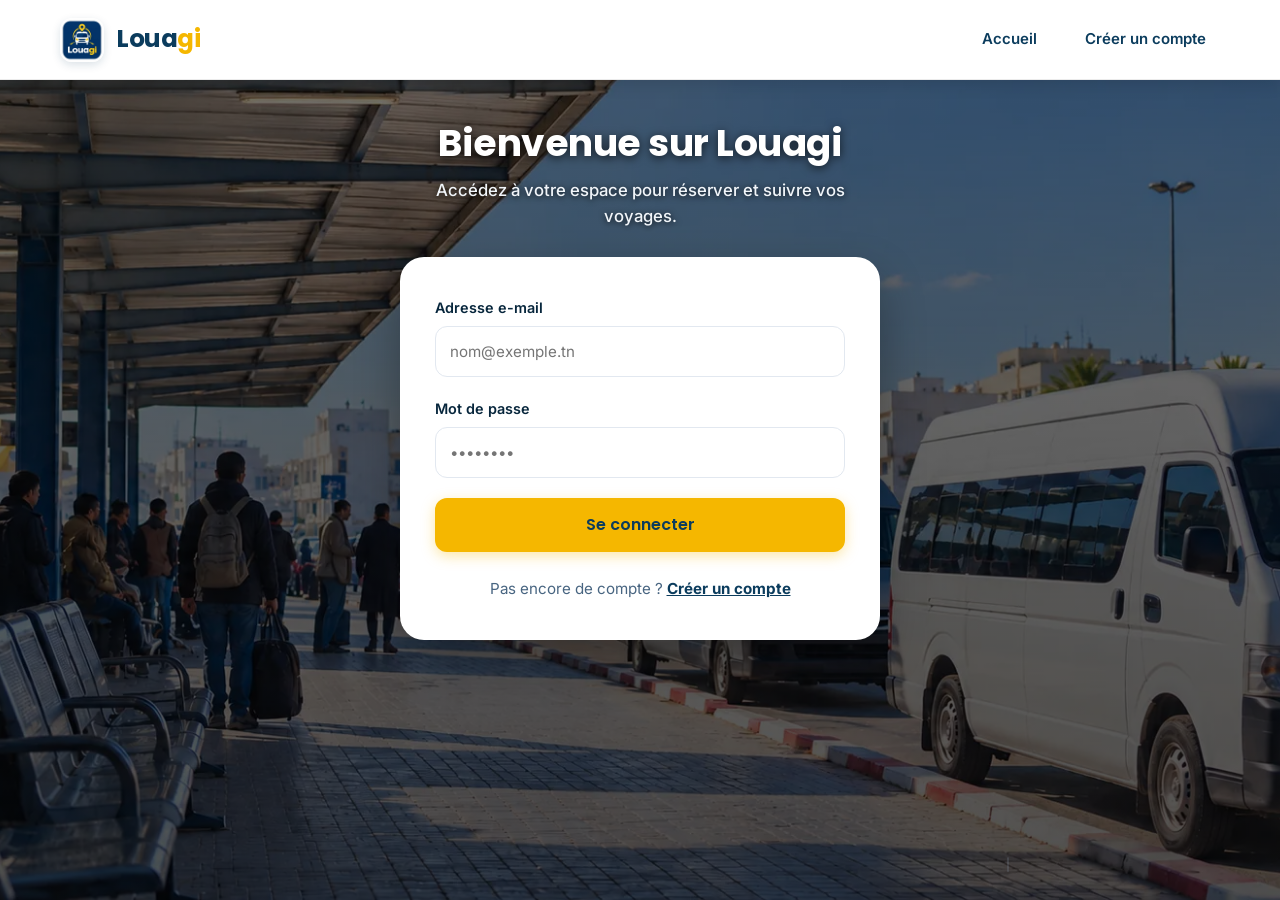
<file: pages/connexion.html>
<!DOCTYPE html>
<html lang="fr">
<head>
  <meta charset="UTF-8">
  <meta name="viewport" content="width=device-width, initial-scale=1.0">
  <title>Connexion - Louagi</title>
  <meta name="description" content="Connectez-vous à votre compte Louagi pour gérer vos réservations de louage.">
  <link rel="preconnect" href="https://fonts.googleapis.com">
  <link rel="preconnect" href="https://fonts.gstatic.com" crossorigin>
  <link rel="preload" as="style" href="https://fonts.googleapis.com/css2?family=Inter:wght@400;500;600;700&family=Poppins:wght@600;700&display=swap">
  <link rel="stylesheet" href="https://fonts.googleapis.com/css2?family=Inter:wght@400;500;600;700&family=Poppins:wght@600;700&display=swap" media="print" onload="this.media='all'">
  <noscript>
    <link rel="stylesheet" href="https://fonts.googleapis.com/css2?family=Inter:wght@400;500;600;700&family=Poppins:wght@600;700&display=swap">
  </noscript>
  <link rel="preload" as="image" href="../images/terminal-minibus-soleil.webp" type="image/webp" fetchpriority="high">
  <link rel="stylesheet" href="../style.css">
  <link rel="stylesheet" href="../pages.css?v=3">

  <script src="../js/stockage.js?v=3" defer></script>
  <script src="../js/connexion.js?v=3" defer></script>
</head>
<body class="page-app">

  <a href="#main-content" class="skip-link">Aller au contenu principal</a>

  <!-- En-tête -->
  <header class="site-header">
    <div class="header-container">
      <a href="../index.html" class="brand-logo" aria-label="Retour à l'accueil Louagi">
        <img src="../images/logo-louagi.webp" alt="Logo Louagi" width="46" height="46" class="logo-img" decoding="async">
        <span class="brand-name">Loua<span class="brand-name--accent">gi</span></span>
      </a>
      <nav class="main-nav" aria-label="Navigation">
        <ul class="nav-list">
          <li class="nav-item"><a href="../index.html" class="nav-link">Accueil</a></li>
          <li class="nav-item"><a href="inscription.html" class="nav-link">Créer un compte</a></li>
        </ul>
      </nav>
    </div>
  </header>

  <!-- Contenu principal -->
  <main id="main-content" class="main-content">
    <div class="container">
      <div class="auth-wrapper">
        <div class="page-header-box">
          <h1 class="page-title">Bienvenue sur Louagi</h1>
          <p class="page-subtitle">Accédez à votre espace pour réserver et suivre vos voyages.</p>
        </div>

        <div class="auth-card">
          <div id="message-erreur" class="alert alert--error cache" role="alert"></div>

          <form id="form-connexion" novalidate>
            <div class="form-field">
              <label for="email" class="form-label">Adresse e-mail</label>
              <input type="email" id="email" name="email" class="form-control" placeholder="nom@exemple.tn" required>
            </div>

            <div class="form-field">
              <label for="motDePasse" class="form-label">Mot de passe</label>
              <input type="password" id="motDePasse" name="motDePasse" class="form-control" placeholder="••••••••" required>
            </div>

            <button type="submit" class="btn btn--primary btn--block">Se connecter</button>
          </form>

          <div class="auth-footer">
            <p>Pas encore de compte ? <a href="inscription.html">Créer un compte</a></p>
          </div>
        </div>
      </div>
    </div>
  </main>

  <!-- Pied de page -->
  <footer class="footer-section">
    <div class="container">
      <div class="footer-bottom">
        <p class="footer-academic">Projet académique fictif, ISSAT Sousse, 2026/2027.</p>
        <div class="footer-legal">
          <a href="mentions-legales.html" class="footer-link footer-link--sub">Mentions légales &amp; Confidentialité</a>
          <span class="footer-sep">|</span>
          <span>Tous droits réservés &copy; 2026 Louagi</span>
        </div>
      </div>
    </div>
  </footer>

</body>
</html>
</file>
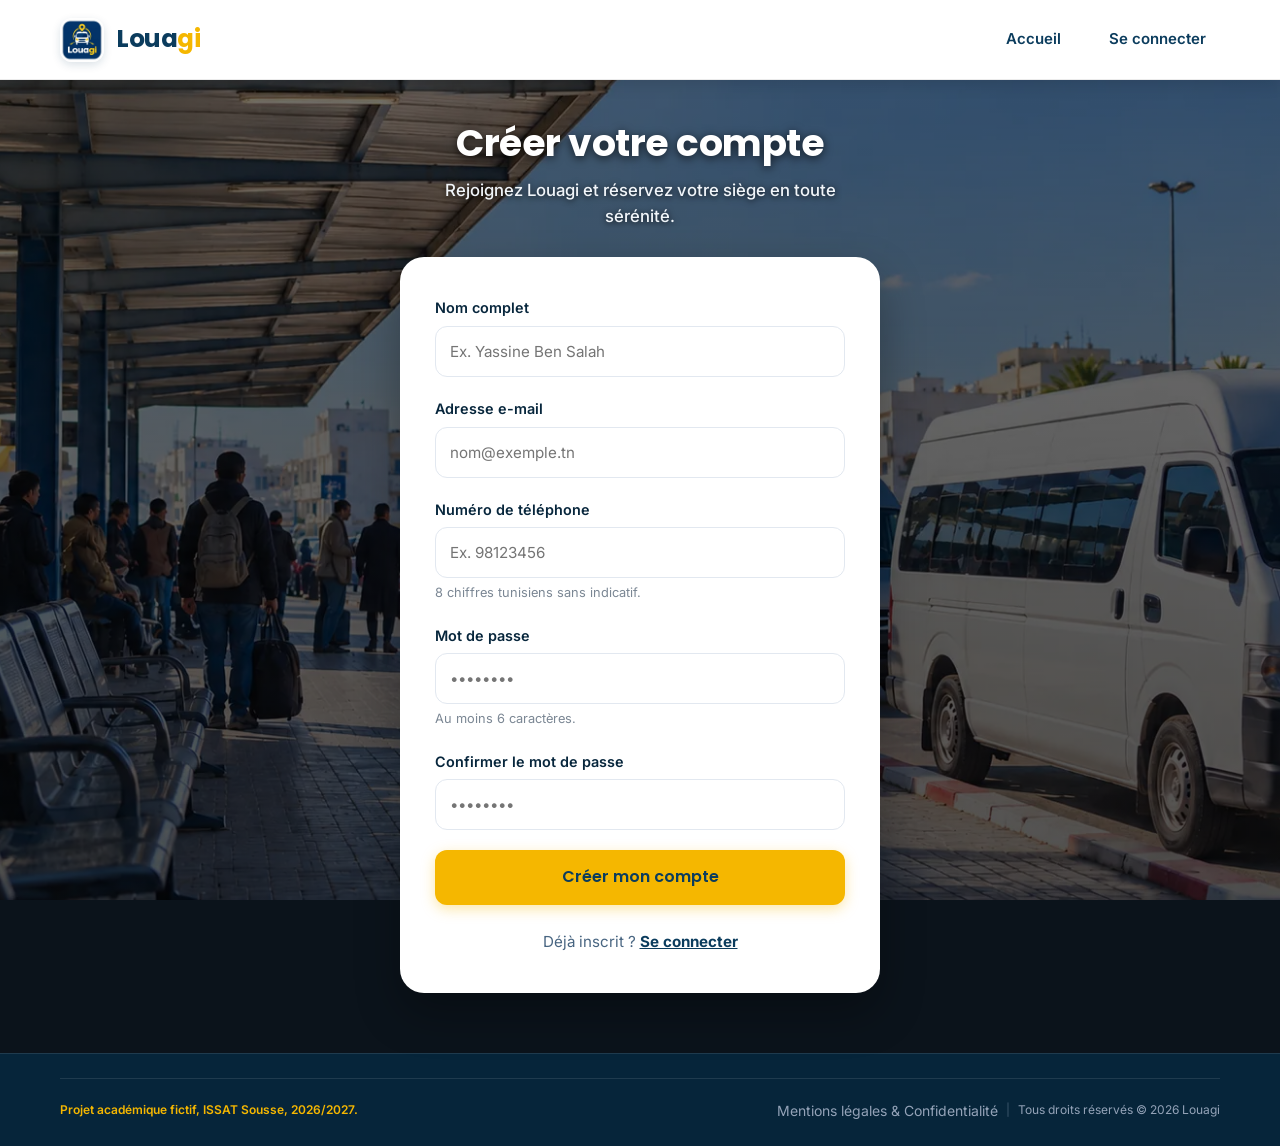
<file: pages/inscription.html>
<!DOCTYPE html>
<html lang="fr">
<head>
  <meta charset="UTF-8">
  <meta name="viewport" content="width=device-width, initial-scale=1.0">
  <title>Créer un compte - Louagi</title>
  <meta name="description" content="Inscrivez-vous sur Louagi pour réserver vos places de louage en Tunisie en quelques clics.">
  <link rel="preconnect" href="https://fonts.googleapis.com">
  <link rel="preconnect" href="https://fonts.gstatic.com" crossorigin>
  <link rel="preload" as="style" href="https://fonts.googleapis.com/css2?family=Inter:wght@400;500;600;700&family=Poppins:wght@600;700&display=swap">
  <link rel="stylesheet" href="https://fonts.googleapis.com/css2?family=Inter:wght@400;500;600;700&family=Poppins:wght@600;700&display=swap" media="print" onload="this.media='all'">
  <noscript>
    <link rel="stylesheet" href="https://fonts.googleapis.com/css2?family=Inter:wght@400;500;600;700&family=Poppins:wght@600;700&display=swap">
  </noscript>
  <link rel="preload" as="image" href="../images/terminal-minibus-soleil.webp" type="image/webp" fetchpriority="high">
  <link rel="stylesheet" href="../style.css">
  <link rel="stylesheet" href="../pages.css?v=3">

  <script src="../js/stockage.js?v=3" defer></script>
  <script src="../js/inscription.js?v=3" defer></script>
</head>
<body class="page-app">

  <a href="#main-content" class="skip-link">Aller au contenu principal</a>

  <!-- En-tête -->
  <header class="site-header">
    <div class="header-container">
      <a href="../index.html" class="brand-logo" aria-label="Retour à l'accueil Louagi">
        <img src="../images/logo-louagi.webp" alt="Logo Louagi" width="46" height="46" class="logo-img" decoding="async">
        <span class="brand-name">Loua<span class="brand-name--accent">gi</span></span>
      </a>
      <nav class="main-nav" aria-label="Navigation">
        <ul class="nav-list">
          <li class="nav-item"><a href="../index.html" class="nav-link">Accueil</a></li>
          <li class="nav-item"><a href="connexion.html" class="nav-link">Se connecter</a></li>
        </ul>
      </nav>
    </div>
  </header>

  <!-- Contenu principal -->
  <main id="main-content" class="main-content">
    <div class="container">
      <div class="auth-wrapper">
        <div class="page-header-box">
          <h1 class="page-title">Créer votre compte</h1>
          <p class="page-subtitle">Rejoignez Louagi et réservez votre siège en toute sérénité.</p>
        </div>

        <div class="auth-card">
          <div id="message-erreur" class="alert alert--error cache" role="alert"></div>

          <form id="form-inscription" novalidate>
            <div class="form-field">
              <label for="nom" class="form-label">Nom complet</label>
              <input type="text" id="nom" name="nom" class="form-control" placeholder="Ex. Yassine Ben Salah" required>
            </div>

            <div class="form-field">
              <label for="email" class="form-label">Adresse e-mail</label>
              <input type="email" id="email" name="email" class="form-control" placeholder="nom@exemple.tn" required>
            </div>

            <div class="form-field">
              <label for="telephone" class="form-label">Numéro de téléphone</label>
              <input type="tel" id="telephone" name="telephone" class="form-control" placeholder="Ex. 98123456" pattern="[0-9]{8}" required>
              <small class="form-hint">8 chiffres tunisiens sans indicatif.</small>
            </div>

            <div class="form-field">
              <label for="motDePasse" class="form-label">Mot de passe</label>
              <input type="password" id="motDePasse" name="motDePasse" class="form-control" placeholder="••••••••" minlength="6" required>
              <small class="form-hint">Au moins 6 caractères.</small>
            </div>

            <div class="form-field">
              <label for="confirmation" class="form-label">Confirmer le mot de passe</label>
              <input type="password" id="confirmation" name="confirmation" class="form-control" placeholder="••••••••" minlength="6" required>
            </div>

            <button type="submit" class="btn btn--primary btn--block">Créer mon compte</button>
          </form>

          <div class="auth-footer">
            <p>Déjà inscrit ? <a href="connexion.html">Se connecter</a></p>
          </div>
        </div>
      </div>
    </div>
  </main>

  <!-- Pied de page -->
  <footer class="footer-section">
    <div class="container">
      <div class="footer-bottom">
        <p class="footer-academic">Projet académique fictif, ISSAT Sousse, 2026/2027.</p>
        <div class="footer-legal">
          <a href="mentions-legales.html" class="footer-link footer-link--sub">Mentions légales &amp; Confidentialité</a>
          <span class="footer-sep">|</span>
          <span>Tous droits réservés &copy; 2026 Louagi</span>
        </div>
      </div>
    </div>
  </footer>

</body>
</html>
</file>
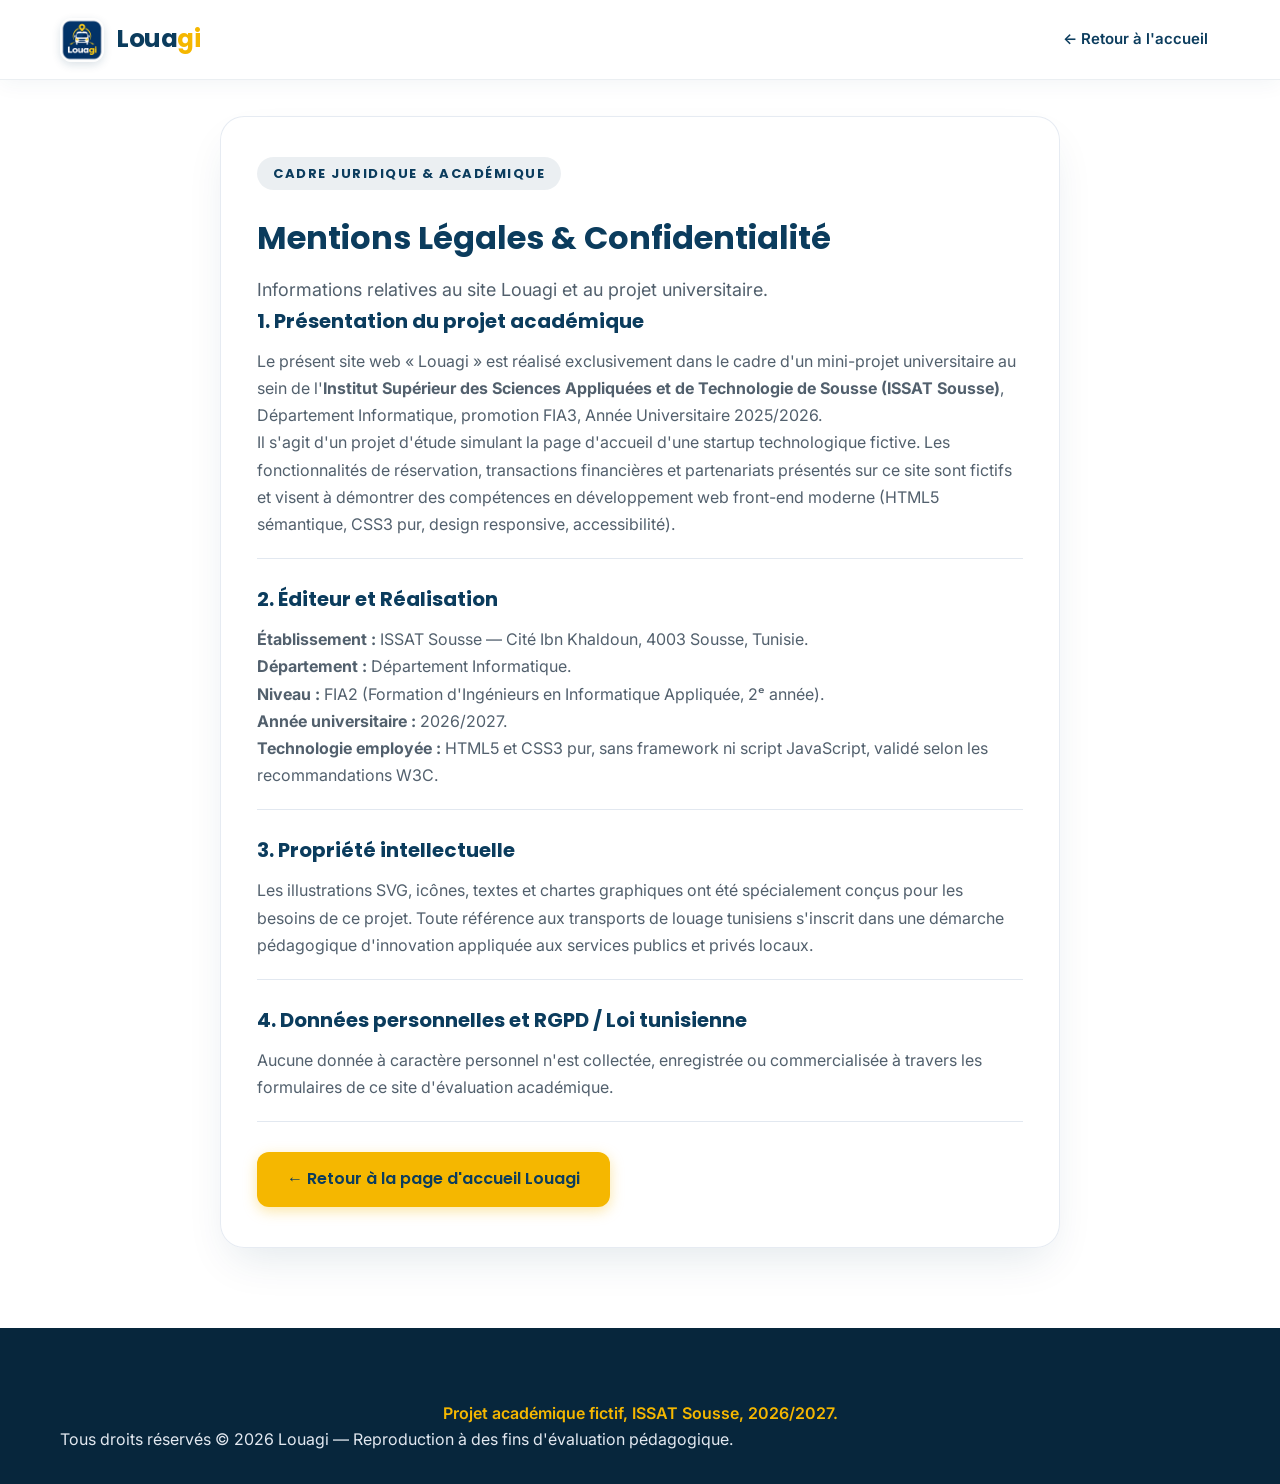
<file: pages/mentions-legales.html>
<!DOCTYPE html>
<html lang="fr">
<head>
  <meta charset="UTF-8">
  <meta name="viewport" content="width=device-width, initial-scale=1.0">
  <title>Mentions Légales - Louagi</title>
  <meta name="description" content="Mentions légales, politique de confidentialité et informations du projet académique Louagi (ISSAT Sousse).">
  
  <link rel="preconnect" href="https://fonts.googleapis.com">
  <link rel="preconnect" href="https://fonts.gstatic.com" crossorigin>
  <link href="https://fonts.googleapis.com/css2?family=Inter:wght@400;500;600&family=Poppins:wght@600;700&display=swap" rel="stylesheet">
  
  <link rel="stylesheet" href="../style.css">
</head>
<body class="page-legal">

  <a href="#main-content" class="skip-link">Aller au contenu principal</a>

  <!-- Header simplifié -->
  <header class="site-header">
    <div class="header-container">
      <a href="../index.html" class="brand-logo" aria-label="Retour à l'accueil Louagi">
        <img src="../images/Logo%20Louagi%20_%20navette%20et%20rep%C3%A8re%20jaune.png" alt="Logo Louagi" width="46" height="46" class="logo-img">
        <span class="brand-name">Loua<span class="brand-name--accent">gi</span></span>
      </a>
      <nav class="main-nav" aria-label="Navigation secondaire">
        <ul class="nav-list">
          <li class="nav-item">
            <a href="../index.html" class="nav-link">&larr; Retour à l'accueil</a>
          </li>
        </ul>
      </nav>
    </div>
  </header>

  <main id="main-content" class="legal-content">
    <div class="container container--narrow">
      <header class="legal-header">
        <span class="section-tag">Cadre Juridique &amp; Académique</span>
        <h1 class="legal-title">Mentions Légales &amp; Confidentialité</h1>
        <p class="section-lead">Informations relatives au site Louagi et au projet universitaire.</p>
      </header>

      <section class="legal-section">
        <h2>1. Présentation du projet académique</h2>
        <p>
          Le présent site web « Louagi » est réalisé exclusivement dans le cadre d'un mini-projet universitaire au sein de l'<strong>Institut Supérieur des Sciences Appliquées et de Technologie de Sousse (ISSAT Sousse)</strong>, Département Informatique, promotion FIA3, Année Universitaire 2025/2026.
        </p>
        <p>
          Il s'agit d'un projet d'étude simulant la page d'accueil d'une startup technologique fictive. Les fonctionnalités de réservation, transactions financières et partenariats présentés sur ce site sont fictifs et visent à démontrer des compétences en développement web front-end moderne (HTML5 sémantique, CSS3 pur, design responsive, accessibilité).
        </p>
      </section>

      <section class="legal-section">
        <h2>2. Éditeur et Réalisation</h2>
        <p>
          <strong>Établissement :</strong> ISSAT Sousse — Cité Ibn Khaldoun, 4003 Sousse, Tunisie.<br>
          <strong>Département :</strong> Département Informatique.<br>
          <strong>Niveau :</strong> FIA2 (Formation d'Ingénieurs en Informatique Appliquée, 2ᵉ année).<br>
          <strong>Année universitaire :</strong> 2026/2027.<br>
          <strong>Technologie employée :</strong> HTML5 et CSS3 pur, sans framework ni script JavaScript, validé selon les recommandations W3C.
        </p>
      </section>

      <section class="legal-section">
        <h2>3. Propriété intellectuelle</h2>
        <p>
          Les illustrations SVG, icônes, textes et chartes graphiques ont été spécialement conçus pour les besoins de ce projet. Toute référence aux transports de louage tunisiens s'inscrit dans une démarche pédagogique d'innovation appliquée aux services publics et privés locaux.
        </p>
      </section>

      <section class="legal-section">
        <h2>4. Données personnelles et RGPD / Loi tunisienne</h2>
        <p>
          Aucune donnée à caractère personnel n'est collectée, enregistrée ou commercialisée à travers les formulaires de ce site d'évaluation académique.
        </p>
      </section>

      <div class="legal-cta">
        <a href="../index.html" class="btn btn--primary">&larr; Retour à la page d'accueil Louagi</a>
      </div>
    </div>
  </main>

  <footer class="site-footer">
    <div class="container text-center">
      <p class="footer-academic">
        Projet académique fictif, ISSAT Sousse, 2026/2027.
      </p>
      <p class="footer-legal">
        Tous droits réservés &copy; 2026 Louagi — Reproduction à des fins d'évaluation pédagogique.
      </p>
    </div>
  </footer>

</body>
</html>
</file>
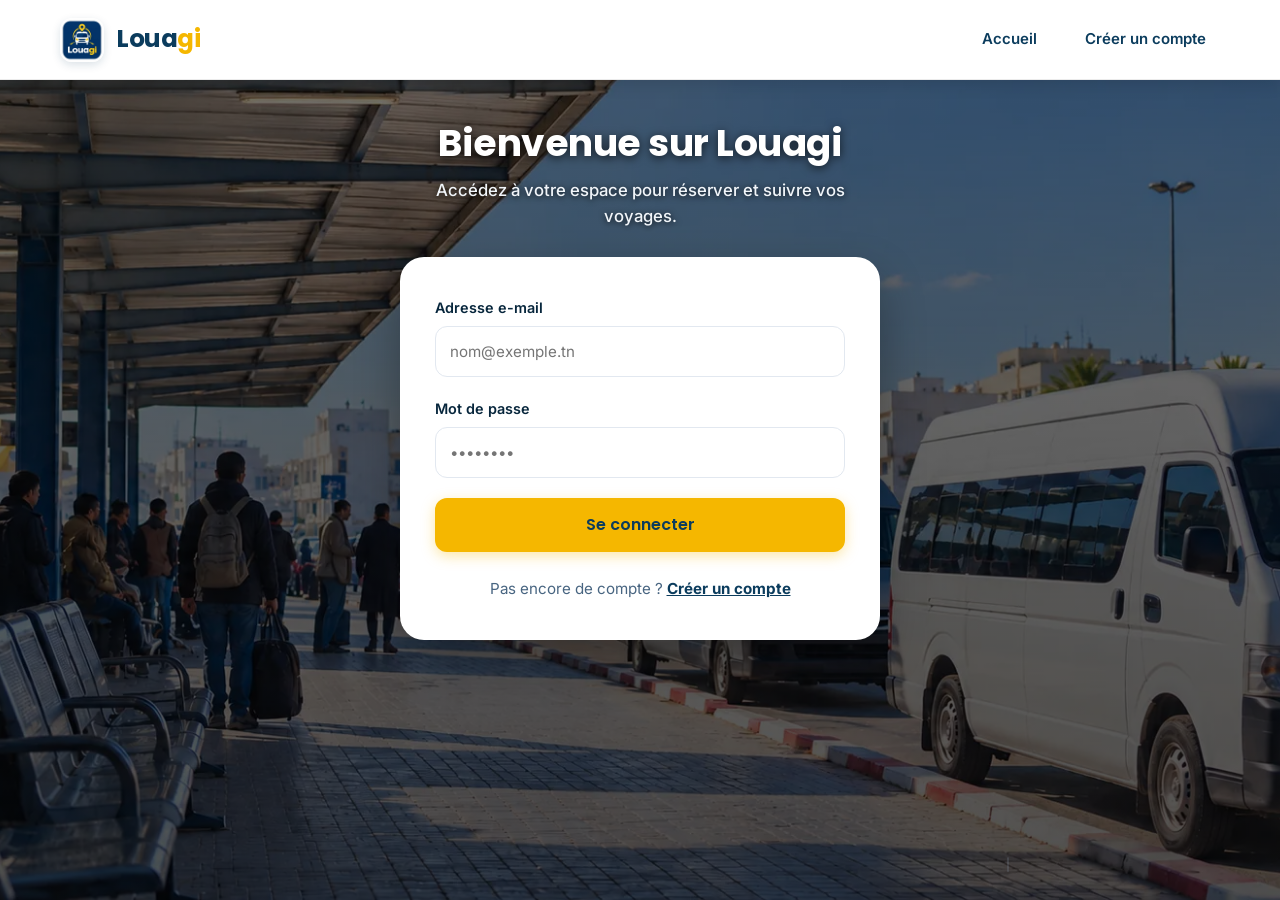
<file: pages/mes-reservations.html>
<!DOCTYPE html>
<html lang="fr">
<head>
  <meta charset="UTF-8">
  <meta name="viewport" content="width=device-width, initial-scale=1.0">
  <title>Mes Réservations - Louagi</title>
  <meta name="description" content="Consultez et gérez vos réservations de louage effectuées sur Louagi.">
  
  <!-- Polices Google Fonts (non-bloquantes) -->
  <link rel="preconnect" href="https://fonts.googleapis.com">
  <link rel="preconnect" href="https://fonts.gstatic.com" crossorigin>
  <link rel="preload" as="style" href="https://fonts.googleapis.com/css2?family=Inter:wght@400;500;600;700&family=Poppins:wght@600;700&display=swap">
  <link rel="stylesheet" href="https://fonts.googleapis.com/css2?family=Inter:wght@400;500;600;700&family=Poppins:wght@600;700&display=swap" media="print" onload="this.media='all'">
  <noscript>
    <link rel="stylesheet" href="https://fonts.googleapis.com/css2?family=Inter:wght@400;500;600;700&family=Poppins:wght@600;700&display=swap">
  </noscript>
  <link rel="preload" as="image" href="../images/terminal-minibus-soleil.webp" type="image/webp" fetchpriority="high">
  
  <!-- Feuilles de style -->
  <link rel="stylesheet" href="../style.css">
  <link rel="stylesheet" href="../pages.css?v=3">

  <!-- Scripts JavaScript (chargement avec defer) -->
  <script src="../js/stockage.js?v=3" defer></script>
  <script src="../js/mes-reservations.js?v=3" defer></script>
</head>
<body class="page-app">

  <a href="#main-content" class="skip-link">Aller au contenu principal</a>

  <!-- En-tête -->
  <header class="site-header">
    <div class="header-container">
      <a href="../index.html" class="brand-logo" aria-label="Retour à l'accueil Louagi">
        <img src="../images/logo-louagi.webp" alt="Logo Louagi" width="46" height="46" class="logo-img" decoding="async">
        <span class="brand-name">Loua<span class="brand-name--accent">gi</span></span>
      </a>
      <nav class="main-nav" aria-label="Navigation">
        <ul class="nav-list">
          <li class="nav-item"><a href="../index.html" class="nav-link">Accueil</a></li>
          <li class="nav-item"><a href="reservation.html" class="nav-link">Réserver</a></li>
          <li class="nav-item"><a href="connexion.html" class="nav-link" onclick="deconnecter(); return false;">Déconnexion</a></li>
        </ul>
      </nav>
    </div>
  </header>

  <!-- Contenu principal -->
  <main id="main-content" class="main-content">
    <div class="container">
      <div class="page-header-box">
        <h1 class="page-title">Mes Réservations</h1>
        <p class="page-subtitle">Retrouvez l'historique de vos billets de louage et gérez vos départs.</p>
      </div>

      <div id="liste-mes-reservations" class="reservations-grid" aria-live="polite">
        <!-- Rempli dynamiquement par mes-reservations.js -->
      </div>
    </div>
  </main>

  <!-- Pied de page -->
  <footer class="footer-section">
    <div class="container">
      <div class="footer-bottom">
        <p class="footer-academic">Projet académique fictif, ISSAT Sousse, 2026/2027.</p>
        <div class="footer-legal">
          <a href="mentions-legales.html" class="footer-link footer-link--sub">Mentions légales &amp; Confidentialité</a>
          <span class="footer-sep">|</span>
          <span>Tous droits réservés &copy; 2026 Louagi</span>
        </div>
      </div>
    </div>
  </footer>

</body>
</html>
</file>
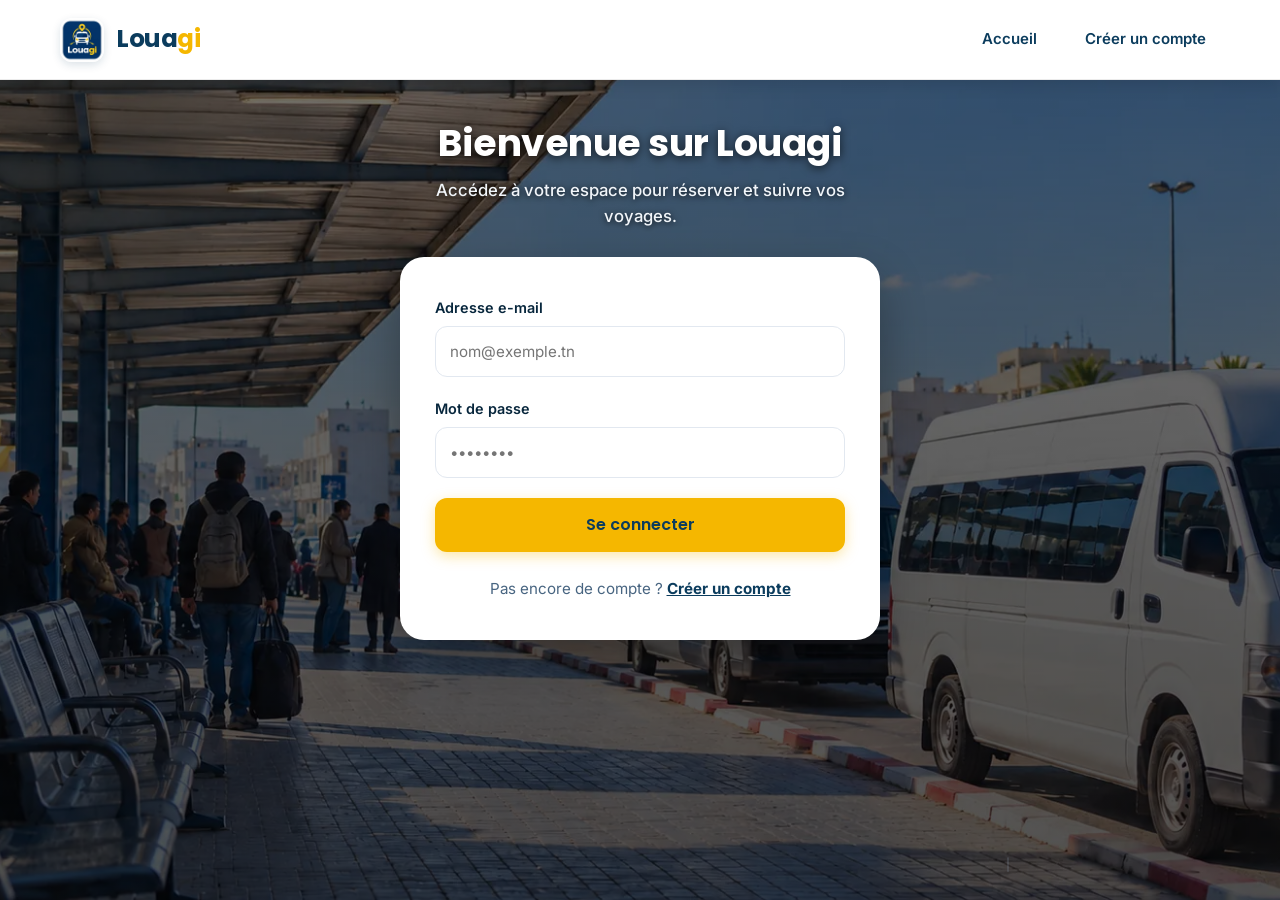
<file: pages/reservation.html>
<!DOCTYPE html>
<html lang="fr">
<head>
  <meta charset="UTF-8">
  <meta name="viewport" content="width=device-width, initial-scale=1.0">
  <title>Réserver un louage - Louagi</title>
  <meta name="description" content="Réservez facilement votre place dans un louage tunisien avec Louagi en 3 étapes simples.">
  
  <!-- Polices Google Fonts (non-bloquantes) -->
  <link rel="preconnect" href="https://fonts.googleapis.com">
  <link rel="preconnect" href="https://fonts.gstatic.com" crossorigin>
  <link rel="preload" as="style" href="https://fonts.googleapis.com/css2?family=Inter:wght@400;500;600;700&family=Poppins:wght@600;700&display=swap">
  <link rel="stylesheet" href="https://fonts.googleapis.com/css2?family=Inter:wght@400;500;600;700&family=Poppins:wght@600;700&display=swap" media="print" onload="this.media='all'">
  <noscript>
    <link rel="stylesheet" href="https://fonts.googleapis.com/css2?family=Inter:wght@400;500;600;700&family=Poppins:wght@600;700&display=swap">
  </noscript>

  <!-- Préchargement haute priorité de l'image LCP -->
  <link rel="preload" as="image" href="../images/terminal-minibus-soleil.webp" type="image/webp" fetchpriority="high">
  
  <!-- Feuilles de style -->
  <link rel="stylesheet" href="../style.css">
  <link rel="stylesheet" href="../pages.css?v=3">

  <!-- Scripts JavaScript (chargement dans l'ordre strict avec defer) -->
  <script src="../js/stockage.js?v=3" defer></script>
  <script src="../js/data.js?v=3" defer></script>
  <script src="../js/reservation.js?v=3" defer></script>
</head>
<body class="page-app">

  <a href="#main-content" class="skip-link">Aller au contenu principal</a>

  <!-- En-tête -->
  <header class="site-header">
    <div class="header-container">
      <a href="../index.html" class="brand-logo" aria-label="Retour à l'accueil Louagi">
        <img src="../images/logo-louagi.webp" alt="Logo Louagi" width="46" height="46" class="logo-img" decoding="async">
        <span class="brand-name">Loua<span class="brand-name--accent">gi</span></span>
      </a>
      <nav class="main-nav" aria-label="Navigation">
        <ul class="nav-list">
          <li class="nav-item"><a href="../index.html" class="nav-link">Accueil</a></li>
          <li class="nav-item"><a href="mes-reservations.html" class="nav-link">Mes réservations</a></li>
          <li class="nav-item"><a href="connexion.html" class="nav-link" onclick="deconnecter(); return false;">Déconnexion</a></li>
        </ul>
      </nav>
    </div>
  </header>

  <!-- Contenu principal -->
  <main id="main-content" class="main-content">
    <div class="container">
      <div class="reservation-flow">
        <div class="page-header-box">
          <h1 class="page-title">Réserver votre place</h1>
          <p class="page-subtitle">Choisissez votre trajet, sélectionnez votre siège et recevez votre billet garanti.</p>
        </div>

        <!-- Barre de progression des 4 étapes -->
        <div class="stepper" aria-label="Étapes de réservation">
          <div id="stepper-1" class="step-item actif">
            <div class="step-circle">1</div>
            <span class="step-title">Trajet</span>
          </div>
          <div id="step-line-1" class="step-line"></div>
          <div id="stepper-2" class="step-item">
            <div class="step-circle">2</div>
            <span class="step-title">Place</span>
          </div>
          <div id="step-line-2" class="step-line"></div>
          <div id="stepper-3" class="step-item">
            <div class="step-circle">3</div>
            <span class="step-title">Paiement</span>
          </div>
          <div id="step-line-3" class="step-line"></div>
          <div id="stepper-4" class="step-item">
            <div class="step-circle">4</div>
            <span class="step-title">Confirmation</span>
          </div>
        </div>

        <!-- Étape 1 : Recherche de trajet -->
        <section id="etape-1" class="step-container" aria-labelledby="titre-etape-1">
          <h2 id="titre-etape-1" class="step-inner-title">Étape 1 : Rechercher un horaire disponible</h2>
          
          <form id="form-recherche">
            <div class="search-inputs-grid">
              <div class="form-field">
                <label for="depart" class="form-label">Gare de départ</label>
                <select id="depart" name="depart" class="form-control" required>
                  <option value="" disabled selected>Choisir la ville de départ</option>
                  <option value="Sousse">Sousse</option>
                  <option value="Tunis">Tunis (Bab Alioua / Moncef Bey)</option>
                  <option value="Sfax">Sfax (Bab Jebli)</option>
                  <option value="Monastir">Monastir</option>
                </select>
              </div>

              <div class="form-field">
                <label for="destination" class="form-label">Destination</label>
                <select id="destination" name="destination" class="form-control" required>
                  <option value="" disabled selected>Choisir la destination</option>
                  <option value="Tunis">Tunis (Bab Alioua / Moncef Bey)</option>
                  <option value="Sousse">Sousse</option>
                  <option value="Sfax">Sfax (Bab Jebli)</option>
                  <option value="Monastir">Monastir</option>
                </select>
              </div>

              <div class="form-field">
                <label for="date-voyage" class="form-label">Date du voyage</label>
                <input type="date" id="date-voyage" name="date" class="form-control" required>
              </div>
            </div>

            <div class="reservation-form-actions">
              <button type="submit" class="btn btn--primary">Rechercher les départs</button>
            </div>
          </form>

          <!-- Résultats de la recherche -->
          <div id="liste-trajets" class="trajets-list" aria-live="polite"></div>
        </section>

      <!-- Étape 2 : Choix du siège -->
      <section id="etape-2" class="step-container cache" aria-labelledby="titre-etape-2">
        <h2 id="titre-etape-2" class="step-inner-title">Étape 2 : Choisir votre place dans le louage</h2>
        <p class="form-hint" style="text-align: center; margin-bottom: 20px;">
          Cliquez sur un fauteuil libre pour sélectionner votre place (8 places au total : 2 devant, 3 au milieu, 3 au fond).
        </p>

        <!-- Silhouette du Louage façon plan de cinéma Pathé -->
        <div class="louage-vehicule">
          <div class="louage-parebrise">
            <svg width="18" height="18" viewBox="0 0 24 24" fill="none" stroke="currentColor" stroke-width="2.2" stroke-linecap="round" stroke-linejoin="round">
              <rect x="2" y="3" width="20" height="14" rx="2"></rect>
              <line x1="8" y1="21" x2="16" y2="21"></line>
              <line x1="12" y1="17" x2="12" y2="21"></line>
            </svg>
            Pare-brise &bull; Avant du Louage
          </div>

          <div class="louage-habitacle">
            <!-- Rangée 1 : Avant (Chauffeur à gauche + 2 places passagers) -->
            <div class="rangee-bloc">
              <span class="rangee-etiquette">Rangée avant (2 places)</span>
              <div class="rangee-avant-grille">
                <!-- Poste Chauffeur avec volant officiel -->
                <div class="siege-fauteuil siege-fauteuil--chauffeur" title="Poste du Chauffeur (non réservable)">
                  <span class="fauteuil-tete"></span>
                  <span class="fauteuil-corps">
                    <svg class="volant-icon" width="22" height="22" viewBox="0 0 24 24" fill="none" stroke="currentColor" stroke-width="2" stroke-linecap="round" stroke-linejoin="round">
                      <circle cx="12" cy="12" r="9"></circle>
                      <circle cx="12" cy="12" r="2.5"></circle>
                      <line x1="12" y1="3" x2="12" y2="9.5"></line>
                      <line x1="3" y1="12" x2="9.5" y2="12"></line>
                      <line x1="14.5" y1="12" x2="21" y2="12"></line>
                    </svg>
                    <span class="fauteuil-etat">Chauffeur</span>
                  </span>
                  <span class="fauteuil-assise"></span>
                </div>

                <!-- Places 1 et 2 injectées par JS -->
                <div id="places-avant" class="places-avant-groupe"></div>
              </div>
            </div>

            <!-- Rangée 2 : Milieu (3 places passagers : 3, 4, 5) -->
            <div class="rangee-bloc">
              <span class="rangee-etiquette">Rangée intermédiaire (3 places)</span>
              <div id="places-milieu" class="rangee-trois-places"></div>
            </div>

            <!-- Rangée 3 : Fond (3 places passagers : 6, 7, 8) -->
            <div class="rangee-bloc">
              <span class="rangee-etiquette">Rangée arrière (3 places)</span>
              <div id="places-arriere" class="rangee-trois-places"></div>
            </div>
          </div>
        </div>

        <!-- Légende -->
        <div class="sieges-legende">
          <div class="legende-item">
            <span class="legende-pastille legende-pastille--libre"></span>
            <span>Libre (cliquez pour réserver)</span>
          </div>
          <div class="legende-item">
            <span class="legende-pastille legende-pastille--occupe"></span>
            <span>Occupée</span>
          </div>
          <div class="legende-item">
            <span class="legende-pastille legende-pastille--choisi"></span>
            <span>Votre choix</span>
          </div>
        </div>

        <div style="margin-top: 24px; text-align: center;">
          <button type="button" class="btn btn--outline btn--sm" onclick="allerEtape(1);">&larr; Modifier le trajet</button>
        </div>
      </section>

      <!-- Étape 3 : Mode de paiement & Validation des conditions -->
      <section id="etape-3" class="step-container cache" aria-labelledby="titre-etape-3">
        <h2 id="titre-etape-3" class="step-inner-title">Étape 3 : Mode de paiement &amp; Validation</h2>
        
        <!-- Mini récapitulatif compact du voyage -->
        <div class="paiement-recap-bar">
          <div class="paiement-recap-items">
            <span class="paiement-recap-item"><strong>Trajet :</strong> <span id="paiement-recap-trajet">-</span></span>
            <span class="paiement-recap-item"><strong>Date :</strong> <span id="paiement-recap-date">-</span></span>
            <span class="paiement-recap-item"><strong>Départ :</strong> <span id="paiement-recap-heure">-</span></span>
            <span class="paiement-recap-item"><strong>Siège :</strong> <span id="paiement-recap-place">-</span></span>
            <span class="paiement-recap-item"><strong>Voyageur :</strong> <span id="paiement-recap-voyageur">-</span></span>
          </div>
          <div class="paiement-recap-prix">
            Total : <span id="paiement-recap-prix">0.00 DT</span>
          </div>
        </div>

        <!-- Choix des 2 modes de paiement -->
        <div class="modes-paiement-grid">
          <!-- Option 1 : Paiement en ligne -->
          <label class="mode-card actif" id="carte-mode-en-ligne" for="mode-en-ligne">
            <div class="mode-card-header">
              <input type="radio" name="modePaiement" id="mode-en-ligne" value="en_ligne" class="mode-radio" checked onchange="changerModePaiement('en_ligne')">
              <span class="mode-card-title">Paiement en ligne</span>
              <span class="mode-card-badge mode-card-badge--online">Recommandé</span>
            </div>
            <p class="mode-card-desc">
              Réglez en toute sécurité dès maintenant par carte bancaire tunisienne ou portefeuille électronique. Votre place est 100% garantie.
            </p>
            
            <div class="simulation-en-ligne">
              <div class="simulation-titre">Moyens acceptés</div>
              <div class="simulation-icones-pay">
                <span class="pay-badge">💳 Carte Bancaire CIB</span>
                <span class="pay-badge">VISA</span>
                <span class="pay-badge">Mastercard</span>
                <span class="pay-badge">D17</span>
                <span class="pay-badge">Flouci</span>
              </div>
            </div>

            <!-- Avertissement Sanction abandon -->
            <div class="paiement-alerte paiement-alerte--sanction">
              <span class="alerte-icone" aria-hidden="true">⚠️</span>
              <div class="alerte-texte">
                <strong>Politique d'annulation &amp; Sanction :</strong><br>
                Tout abandon ou annulation de réservation à <strong>moins de 30 minutes du départ</strong> applique une <strong>sanction financière</strong> (retenue de 50% sur le montant remboursé pour dédommagement du siège bloqué).
              </div>
            </div>
          </label>

          <!-- Option 2 : Paiement à la station -->
          <label class="mode-card" id="carte-mode-station" for="mode-station">
            <div class="mode-card-header">
              <input type="radio" name="modePaiement" id="mode-station" value="station" class="mode-radio" onchange="changerModePaiement('station')">
              <span class="mode-card-title">Paiement à la station</span>
              <span class="mode-card-badge mode-card-badge--station">Espèces</span>
            </div>
            <p class="mode-card-desc">
              Bloquez votre place immédiatement et réglez en espèces directement au guichet de la gare avant le départ du louage.
            </p>

            <div class="simulation-en-ligne">
              <div class="simulation-titre">Instructions de règlement</div>
              <p style="font-size: 0.85rem; color: var(--text-muted); margin: 0;">
                Présentez votre code de réservation au guichet Louagi de la gare pour payer et retirer votre ticket officiel.
              </p>
            </div>

            <!-- Avertissement Règle stricte des 15-20 min -->
            <div class="paiement-alerte paiement-alerte--retard">
              <span class="alerte-icone" aria-hidden="true">🚨</span>
              <div class="alerte-texte">
                <strong>Règle stricte des 15 à 20 minutes :</strong><br>
                Vous devez vous présenter au guichet au plus tard <strong>15 à 20 minutes avant l'heure de départ</strong>. En cas de retard, votre réservation sera automatiquement annulée, votre siège sera réattribué aux passagers sur place, et <strong>le louage partira sans vous !</strong>
              </div>
            </div>
          </label>
        </div>

        <!-- Case à cocher obligatoire de validation des conditions -->
        <div class="validation-conditions-box">
          <label class="conditions-label" for="check-conditions">
            <input type="checkbox" id="check-conditions" class="conditions-checkbox" required>
            <span>
              J'ai lu et j'accepte expressément les <strong>conditions de réservation Louagi</strong> : la <strong>sanction financière</strong> en cas d'abandon de réservation à moins de 30 min du départ, ainsi que la <strong>règle stricte de ponctualité de 15 à 20 minutes</strong> (le louage part sans moi si je ne suis pas présent au guichet à temps).
            </span>
          </label>
        </div>

        <!-- Boutons d'action -->
        <div class="paiement-actions">
          <button type="button" class="btn btn--outline" onclick="allerEtape(2); afficherPlaces();">&larr; Modifier mon siège</button>
          <button type="button" id="btn-confirmer" class="btn btn--primary">Valider et Confirmer la réservation &rarr;</button>
        </div>
      </section>

      <!-- Étape 4 : Confirmation & Billet électronique -->
      <section id="etape-4" class="step-container cache" aria-labelledby="titre-etape-4">
        <h2 id="titre-etape-4" class="step-inner-title">Étape 4 : Confirmation &amp; Billet électronique</h2>

        <!-- Billet de confirmation -->
        <div id="billet-confirmation" class="ticket-confirmation">
          <div class="ticket-header">
            <h3>Réservation Confirmée !</h3>
            <p>Voici votre billet électronique officiel Louagi</p>
            <div class="ticket-code-wrap">
              Code : <span id="billet-code">LG-XXXX</span>
            </div>
          </div>
          <div class="ticket-body">
            <div class="recap-row">
              <span class="recap-label">Trajet :</span>
              <span id="billet-trajet" class="recap-valeur">-</span>
            </div>
            <div class="recap-row">
              <span class="recap-label">Date &amp; Heure :</span>
              <span id="billet-date" class="recap-valeur">-</span>
            </div>
            <div class="recap-row">
              <span class="recap-label">Siège garanti :</span>
              <span id="billet-place" class="recap-valeur">-</span>
            </div>
            <div class="recap-row">
              <span class="recap-label">Voyageur :</span>
              <span id="billet-passager" class="recap-valeur">-</span>
            </div>
            <div class="recap-row">
              <span class="recap-label">Montant :</span>
              <span id="billet-prix" class="recap-valeur">-</span>
            </div>
            <div class="recap-row">
              <span class="recap-label">Mode de règlement :</span>
              <span id="billet-mode-paiement" class="recap-valeur">-</span>
            </div>
          </div>
          <div class="ticket-actions">
            <a href="mes-reservations.html" class="btn btn--primary">Consulter mes réservations</a>
            <button type="button" class="btn btn--outline" onclick="window.print();">Imprimer le billet</button>
          </div>
        </div>
      </section>

      </div><!-- /.reservation-flow -->
    </div>
  </main>

  <!-- Pied de page -->
  <footer class="footer-section">
    <div class="container">
      <div class="footer-bottom">
        <p class="footer-academic">Projet académique fictif, ISSAT Sousse, 2026/2027.</p>
        <div class="footer-legal">
          <a href="mentions-legales.html" class="footer-link footer-link--sub">Mentions légales &amp; Confidentialité</a>
          <span class="footer-sep">|</span>
          <span>Tous droits réservés &copy; 2026 Louagi</span>
        </div>
      </div>
    </div>
  </footer>

</body>
</html>
</file>
<file: style.css>
:root {
  /* --- Couleurs principales --- */
  --primary: #0B3C5D;
  --primary-dark: #07263C;
  --accent: #F5B700;
  --accent-hover: #E0A300;
  --accent-light: #FFF8E1;
  /* --- Couleurs de fond --- */
  --bg: #FFFFFF;
  --bg-light: #F4F7FA;
  /* --- Couleurs de texte et bordures --- */
  --border: #E2E8F0;
  --text: #1F2933;
  --text-muted: #52606D;
  --text-light: #7B8794;
  /* --- Typographie --- */
  --font-title: 'Poppins', sans-serif;
  --font-body: 'Inter', sans-serif;
    /* --- Border-radius (arrondis des coins) --- */
  --r-sm: 8px;
  --r-md: 12px;
  --r-lg: 16px;
  --r-xl: 24px;
  --r-pill: 9999px;
  /* --- Ombres portées --- */
  --shadow-sm: 0 2px 4px rgba(11,60,93,.05);
  --shadow-md: 0 8px 20px rgba(11,60,93,.08);
  --shadow-lg: 0 16px 36px rgba(11,60,93,.12);
  --shadow-hover: 0 20px 40px rgba(11,60,93,.16);

  --max-w: 1200px;
  --header-h: 80px;
  /* --- Transition personnalisée --- */
  --tr: .3s cubic-bezier(.16,1,.3,1);
}

/* Reset */
*, *::before, *::after { box-sizing: border-box; margin: 0; padding: 0; }

html { scroll-behavior: smooth; scroll-padding-top: calc(var(--header-h) + 16px); -webkit-text-size-adjust: 100%; }
body {
  font-family: var(--font-body);
  font-size: 1rem;
  line-height: 1.65;
  color: var(--text);
  background: var(--bg);
  overflow-x: hidden;
}

img, svg { display: block; max-width: 100%; height: auto; }
ul, ol { list-style: none; }
a { color: inherit; text-decoration: none; transition: color var(--tr); }
button, input, select, textarea { font: inherit; color: inherit; }
:focus-visible { outline: 3px solid var(--accent); outline-offset: 3px; }

.sr-only { position: absolute; width: 1px; height: 1px; padding: 0; margin: -1px; overflow: hidden; clip: rect(0,0,0,0); white-space: nowrap; border: 0; }

.skip-link {
  position: absolute; top: -60px; left: 20px;
  background: var(--primary); color: var(--accent);
  font-weight: 600; padding: 12px 20px;
  border-radius: var(--r-md); z-index: 9999;
  transition: top var(--tr);
}
.skip-link:focus { top: 15px; }

/* Layout */
.container { width: 100%; max-width: var(--max-w); margin: 0 auto; padding: 0 20px; }
.container--narrow { max-width: 840px; }
.text-center { text-align: center; }

.section { padding: 5rem 0; background: var(--bg); }
.section--alt { background: var(--bg-light); border-top: 1px solid var(--border); border-bottom: 1px solid var(--border); }

.section-header { text-align: center; max-width: 680px; margin: 0 auto 3.5rem; }
.section-tag {
  display: inline-block; font-family: var(--font-title); font-size: .8125rem;
  font-weight: 700; text-transform: uppercase; letter-spacing: 1.5px;
  color: var(--primary); background: rgba(11,60,93,.08);
  padding: 6px 16px; border-radius: var(--r-pill); margin-bottom: 12px;
}
.section-title { font-family: var(--font-title); font-size: clamp(1.65rem,3.2vw,2.125rem); font-weight: 700; color: var(--primary); line-height: 1.25; margin-bottom: 14px; }
.section-lead { font-size: 1.125rem; color: var(--text-muted); }

/* Boutons */
.btn {
  display: inline-flex; align-items: center; justify-content: center; gap: 10px;
  font-family: var(--font-title); font-weight: 600; font-size: 1rem;
  min-height: 48px; padding: 12px 28px;
  border-radius: var(--r-md); border: 2px solid transparent; cursor: pointer;
  transition: transform var(--tr), background-color var(--tr), box-shadow var(--tr);
}
.btn:hover { transform: translateY(-2px); }
.btn--primary { background: var(--accent); color: var(--primary); box-shadow: 0 4px 14px rgba(245,183,0,.35); }
.btn--primary:hover { background: var(--accent-hover); box-shadow: 0 6px 18px rgba(245,183,0,.45); }
.btn--block, .btn--search { width: 100%; }
.btn--search { font-size: 1rem; min-height: 50px; }
.btn-icon { flex-shrink: 0; }
/* Pillules de statut */
.status-pill { display: inline-flex; font-family: var(--font-title); font-size: .75rem; font-weight: 600; padding: 4px 12px; border-radius: var(--r-pill); }
.status-pill--danger { background: #FEE2E2; color: #B91C1C; }
.status-pill--success { background: #DCFCE7; color: #15803D; }

/* Header avec effet verre dépoli (Glassmorphism) */
.site-header {
  position: fixed; top: 0; left: 0; right: 0;
  height: var(--header-h);
  background: rgba(255, 255, 255, 0.88);
  backdrop-filter: blur(16px) saturate(160%);
  -webkit-backdrop-filter: blur(16px) saturate(160%);
  border-bottom: 1px solid rgba(11, 60, 93, 0.08);
  box-shadow: 0 4px 20px rgba(11, 60, 93, 0.05);
  z-index: 1000;
  transition: background-color var(--tr), box-shadow var(--tr);
}
.header-container { max-width: var(--max-w); height: 100%; margin: 0 auto; padding: 0 20px; display: flex; align-items: center; justify-content: space-between; }

.brand-logo { display: flex; align-items: center; gap: 12px; min-height: 44px; }
.logo-img { width: 44px; height: 44px; border-radius: var(--r-md); object-fit: cover; box-shadow: 0 3px 8px rgba(11,60,93,.15); transition: transform var(--tr); }
.brand-logo:hover .logo-img { transform: scale(1.05); }
.brand-name { font-family: var(--font-title); font-weight: 700; font-size: 1.55rem; color: var(--primary); letter-spacing: -.5px; line-height: 1; }
.brand-name--accent { color: var(--accent); }
.brand-name--footer { color: #fff; }

/* Menu burger CSS pur */
.menu-toggle { position: absolute; width: 1px; height: 1px; overflow: hidden; clip: rect(0,0,0,0); white-space: nowrap; }
.burger-btn { display: none; flex-direction: column; justify-content: space-around; width: 44px; height: 44px; padding: 10px; border: 1px solid var(--border); border-radius: var(--r-md); cursor: pointer; z-index: 1002; }
.burger-line { display: block; width: 24px; height: 2.5px; background: var(--primary); border-radius: 2px; transition: transform var(--tr), opacity var(--tr); }

.main-nav { display: flex; align-items: center; }
.nav-list { display: flex; align-items: center; gap: 20px; }
.nav-link {
  font-size: .9375rem;
  font-weight: 600;
  color: var(--primary);
  padding: 8px 12px;
  border-radius: var(--r-sm);
  position: relative;
  min-height: 44px;
  display: inline-flex;
  align-items: center;
  transition: color var(--tr), background-color var(--tr);
}
.nav-link:hover {
  color: var(--primary-dark);
  background-color: rgba(11, 60, 93, 0.05);
}
.nav-link::after {
  content: '';
  position: absolute;
  bottom: 4px;
  left: 12px;
  width: 0;
  height: 2px;
  background: var(--accent);
  border-radius: 2px;
  transition: width var(--tr);
}
.nav-link:hover::after { width: calc(100% - 24px); }
.nav-cta { font-size: .9375rem; padding: 10px 22px; min-height: 42px; }

/* Hero */
.hero-section {
  padding-top: calc(var(--header-h) + 40px); padding-bottom: 5.5rem;
  background: radial-gradient(circle at 85% 15%, rgba(245,183,0,.15) 0%, transparent 45%),
              linear-gradient(180deg, rgba(240, 246, 251, 0.86) 0%, rgba(255, 255, 255, 0.92) 100%);
  position: relative; overflow: hidden;
  backdrop-filter: blur(4px);
  -webkit-backdrop-filter: blur(4px);
}
.hero-container { max-width: var(--max-w); margin: 0 auto; padding: 0 20px; display: grid; grid-template-columns: 1.05fr .95fr; gap: 44px; align-items: center; }
.hero-content { display: flex; flex-direction: column; }

.hero-badge {
  display: inline-flex; align-items: center; gap: 10px;
  background: var(--accent-light); color: var(--primary);
  border: 1px solid rgba(245,183,0,.3); font-family: var(--font-title);
  font-size: .8125rem; font-weight: 700; padding: 6px 14px;
  border-radius: var(--r-pill); width: fit-content; margin-bottom: 16px;
}
.badge-dot { width: 8px; height: 8px; border-radius: 50%; background: var(--accent); }
.hero-title { font-family: var(--font-title); font-size: clamp(2.1rem,4.5vw,3.25rem); font-weight: 700; color: var(--primary); line-height: 1.15; letter-spacing: -.5px; margin-bottom: 16px; }
.hero-subtitle { font-size: 1.125rem; color: #334E68; line-height: 1.6; margin-bottom: 30px; max-width: 580px; }

/* Formulaire de recherche */
.search-card {
  background: rgba(255, 255, 255, 0.94);
  backdrop-filter: blur(16px);
  -webkit-backdrop-filter: blur(16px);
  padding: 26px;
  border-radius: var(--r-xl);
  box-shadow: 0 20px 45px -10px rgba(11, 60, 93, 0.16);
  border: 1px solid rgba(255, 255, 255, 0.9);
  margin-bottom: 24px;
}
.form-grid { display: grid; grid-template-columns: 1fr 1fr; gap: 16px; margin-bottom: 20px; }
.form-group { display: flex; flex-direction: column; gap: 6px; }
.form-label { font-size: .8125rem; font-weight: 600; color: var(--primary); display: flex; align-items: center; gap: 6px; }
.form-select, .form-input, .form-textarea { width: 100%; min-height: 46px; padding: 10px 14px; background: rgba(255, 255, 255, 0.95); border: 1.5px solid var(--border); border-radius: var(--r-md); font-size: .9375rem; color: var(--text); transition: border-color var(--tr), background-color var(--tr), box-shadow var(--tr); }
.form-select:focus, .form-input:focus, .form-textarea:focus { background: #fff; border-color: var(--primary); box-shadow: 0 0 0 3px rgba(245, 183, 0, 0.25); outline: none; }
.form-textarea { min-height: 120px; resize: vertical; }

/* Indicateurs de confiance */
.trust-indicators { display: flex; flex-wrap: wrap; gap: 20px; }
.trust-item { display: flex; align-items: center; gap: 8px; font-size: .9375rem; color: #486581; }
.trust-item strong { color: var(--primary); }

/* Illustration hero */
.hero-visual { position: relative; width: 100%; display: flex; justify-content: center; align-items: center; }
.hero-illustration-wrapper {
  position: relative; width: 100%; max-width: 530px;
  display: flex; justify-content: center; align-items: center;
  border-radius: var(--r-xl); box-shadow: 0 20px 45px -10px rgba(11,60,93,.18), 0 8px 20px -6px rgba(11,60,93,.08);
  border: 4px solid #fff; background: #fff; overflow: hidden;
  animation: heroFloat 5s ease-in-out infinite alternate;
  transition: transform var(--tr), box-shadow var(--tr);
}
.hero-illustration-wrapper:hover { transform: translateY(-6px) scale(1.01); box-shadow: 0 28px 55px -10px rgba(11,60,93,.24); }
.hero-illustration-img { width: 100%; height: 100%; aspect-ratio: 1/1; object-fit: cover; display: block; }

/* Grilles de section */
.about-grid { display: grid; grid-template-columns: 1fr 1fr; gap: 28px; margin-bottom: 36px; }
.steps-grid, .services-grid, .testimonials-grid { display: grid; grid-template-columns: repeat(3,1fr); gap: 28px; }
.stats-grid, .team-grid { display: grid; grid-template-columns: repeat(4,1fr); gap: 24px; }

/* Cartes (style unifié avec translucidité & verre dépoli) */   
.about-card, .step-card, .service-card, .team-card, .testimonial-card, .stat-card {
  background: rgba(255, 255, 255, 0.92);
  backdrop-filter: blur(12px);
  -webkit-backdrop-filter: blur(12px);
  padding: 30px 24px;
  border-radius: var(--r-lg); border: 1px solid rgba(226, 232, 240, 0.85);
  box-shadow: var(--shadow-sm); transition: transform var(--tr), box-shadow var(--tr), border-color var(--tr);
}
.about-card:hover, .step-card:hover, .service-card:hover, .team-card:hover, .testimonial-card:hover, .stat-card:hover { transform: translateY(-6px); box-shadow: var(--shadow-hover); border-color: rgba(245, 183, 0, 0.5); }

/* À propos */
.about-card__title { font-family: var(--font-title); font-size: 1.4rem; color: var(--primary); margin: 10px 0; }
.about-card__text { color: var(--text-muted); }
.about-story { background: #fff; padding: 24px 30px; border-radius: var(--r-lg); border-left: 5px solid var(--accent); box-shadow: var(--shadow-sm); margin-bottom: 40px; font-style: italic; }
.stats-wrapper { margin-top: 24px; }
.stat-card { text-align: center; }
.stat-icon-wrap { width: 52px; height: 52px; margin: 0 auto 12px; border-radius: 50%; background: var(--bg-light); display: flex; align-items: center; justify-content: center; }
.stat-number { font-family: var(--font-title); font-size: 1.85rem; font-weight: 700; color: var(--primary); }
.stat-label { font-size: .875rem; color: var(--text-muted); }

/* Comment ça marche */
.step-card { position: relative; text-align: center; }
.step-badge { position: absolute; top: -16px; left: 50%; transform: translateX(-50%); width: 34px; height: 34px; border-radius: 50%; background: var(--accent); color: var(--primary); font-family: var(--font-title); font-weight: 700; display: flex; align-items: center; justify-content: center; }
.step-icon-box { margin: 10px auto 16px; display: flex; justify-content: center; }
.step-title, .service-title { font-family: var(--font-title); font-size: 1.25rem; color: var(--primary); margin-bottom: 10px; }
.step-desc, .service-desc { font-size: .9375rem; color: var(--text-muted); }
.service-card { display: flex; flex-direction: column; }
.service-icon { margin-bottom: 18px; }

/* Équipe */
.team-card { text-align: center; }
.team-avatar-wrap { width: 96px; height: 96px; margin: 0 auto 16px; border-radius: 50%; overflow: hidden; box-shadow: var(--shadow-md); transition: transform var(--tr); }
.team-card:hover .team-avatar-wrap { transform: rotate(3deg) scale(1.05); }
.team-avatar { width: 100%; height: 100%; object-fit: cover; }
.team-name { font-family: var(--font-title); font-size: 1.125rem; color: var(--primary); }
.team-role { display: inline-block; font-size: .75rem; font-weight: 600; color: var(--accent-hover); text-transform: uppercase; margin-bottom: 8px; }
.team-bio { font-size: .8125rem; color: var(--text-muted); }
.team-disclaimer { font-size: .75rem; color: var(--text-light); text-align: center; font-style: italic; margin-top: 20px; }

/* Témoignages */
.testimonial-card { display: flex; flex-direction: column; justify-content: space-between; }
.testimonial-rating { display: flex; gap: 4px; margin-bottom: 12px; }
.testimonial-quote { font-size: .9375rem; font-style: italic; margin-bottom: 16px; flex-grow: 1; }
.testimonial-author { display: flex; align-items: center; gap: 12px; }
.testimonial-avatar { border-radius: 50%; }
.testimonial-name { font-family: var(--font-title); font-size: .9375rem; color: var(--primary); }
.testimonial-meta { font-size: .75rem; color: var(--text-muted); }

/* FAQ */
.faq-container { max-width: 820px; margin: 3.5rem auto 0; }
.faq-accordion { display: flex; flex-direction: column; gap: 12px; }
.faq-item { background: var(--bg); border: 1px solid var(--border); border-radius: var(--r-md); overflow: hidden; }
.faq-item[open] { border-color: var(--primary); }
.faq-question { display: flex; align-items: center; justify-content: space-between; padding: 16px 20px; font-family: var(--font-title); font-weight: 600; color: var(--primary); cursor: pointer; list-style: none; }
.faq-question::-webkit-details-marker { display: none; }
.faq-icon { flex-shrink: 0; transition: transform var(--tr); }
.faq-item[open] .faq-icon { transform: rotate(180deg); }
.faq-answer { padding: 0 20px 18px; font-size: .9375rem; color: var(--text-muted); }

/* Contact */
.contact-grid { display: grid; grid-template-columns: .9fr 1.1fr; gap: 40px; }
.contact-info, .contact-card { padding: 32px 28px; border-radius: var(--r-lg); border: 1px solid var(--border); }
.contact-info { background: var(--bg-light); }
.contact-card { background: var(--bg); box-shadow: var(--shadow-lg); }
.contact-info__title { font-family: var(--font-title); font-size: 1.4rem; color: var(--primary); margin-bottom: 8px; }
.contact-info__desc { font-size: .9375rem; color: var(--text-muted); margin-bottom: 24px; }
.contact-list { display: flex; flex-direction: column; gap: 16px; margin-bottom: 24px; }
.contact-item { display: flex; align-items: center; gap: 14px; }
.contact-icon-box { width: 42px; height: 42px; border-radius: var(--r-md); background: var(--bg); border: 1px solid var(--border); display: flex; align-items: center; justify-content: center; flex-shrink: 0; }
.contact-label { display: block; font-size: .75rem; font-weight: 600; text-transform: uppercase; color: var(--text-light); }
.contact-value, .contact-link { font-size: .9375rem; font-style: normal; font-weight: 500; }
.contact-link:hover { color: var(--primary); text-decoration: underline; }

.social-block { border-top: 1px solid var(--border); padding-top: 18px; }
.social-title { display: block; font-size: .75rem; font-weight: 600; color: var(--primary); margin-bottom: 10px; }
.social-links { display: flex; gap: 10px; }
.social-link { width: 40px; height: 40px; border-radius: 50%; background: var(--bg); border: 1px solid var(--border); display: flex; align-items: center; justify-content: center; transition: transform var(--tr), background-color var(--tr); }
.social-link:hover { transform: translateY(-2px); background: var(--accent); }

.contact-form { display: flex; flex-direction: column; gap: 16px; }
.required-mark { color: #EF4444; }
.optional-mark { font-size: .75rem; color: var(--text-light); }

/* Footer */
.site-footer { background: var(--primary-dark); color: #E2E8F0; padding: 4.5rem 0 2rem; }
.footer-grid { display: grid; grid-template-columns: 1.4fr 1fr 1fr 1.2fr; gap: 40px; margin-bottom: 40px; }
.footer-logo { margin-bottom: 14px; display: inline-flex; }
.footer-logo-img { width: 44px; height: 44px; border-radius: var(--r-md); object-fit: cover; }
.footer-tagline { font-family: var(--font-title); font-weight: 600; color: var(--accent); margin-bottom: 8px; }
.footer-desc { font-size: .875rem; color: #94A3B8; line-height: 1.6; }
.footer-heading { font-family: var(--font-title); font-size: .9375rem; font-weight: 700; color: #fff; margin-bottom: 14px; }
.footer-links { display: flex; flex-direction: column; gap: 8px; }
.footer-link { font-size: .875rem; color: #94A3B8; display: inline-block; transition: color var(--tr), transform var(--tr); }
.footer-link:hover { color: var(--accent); transform: translateX(3px); }
.footer-address { font-style: normal; font-size: .875rem; color: #94A3B8; margin-bottom: 12px; }
.footer-socials { display: flex; gap: 8px; }
.social-link--footer { background: rgba(255,255,255,.08); border-color: rgba(255,255,255,.15); }
.social-link--footer img { filter: brightness(0) invert(1); }
.social-link--footer:hover { background: var(--accent); border-color: var(--accent); }
.social-link--footer:hover img { filter: none; }
.footer-bottom { border-top: 1px solid rgba(255,255,255,.1); padding-top: 20px; display: flex; justify-content: space-between; align-items: center; font-size: .75rem; color: #94A3B8; }
.footer-academic { font-weight: 600; color: var(--accent); }
.footer-legal { display: flex; align-items: center; gap: 8px; }
.footer-sep { opacity: .4; }
.footer-link--sub:hover { color: #fff; }

/* Page Mentions Légales */
.page-legal .site-header {
  position: fixed; top: 0; left: 0; right: 0;
  background: rgba(255, 255, 255, 0.88);
  backdrop-filter: blur(16px) saturate(160%);
  -webkit-backdrop-filter: blur(16px) saturate(160%);
  border-bottom: 1px solid rgba(11, 60, 93, 0.08);
  box-shadow: 0 4px 20px rgba(11, 60, 93, 0.05);
}
.legal-content {
  padding: calc(var(--header-h) + 36px) 0 5rem;
}
.page-legal .legal-content .container {
  background: rgba(255, 255, 255, 0.94);
  backdrop-filter: blur(16px);
  -webkit-backdrop-filter: blur(16px);
  border: 1px solid rgba(226, 232, 240, 0.85);
  border-radius: var(--r-xl);
  box-shadow: 0 20px 45px -12px rgba(11, 60, 93, 0.12);
  padding: 40px 36px;
}
.legal-title { font-family: var(--font-title); font-size: 2rem; color: var(--primary); margin: 10px 0; }
.legal-section { margin-bottom: 24px; padding-bottom: 20px; border-bottom: 1px solid var(--border); }
.legal-section h2 { font-family: var(--font-title); font-size: 1.25rem; color: var(--primary); margin-bottom: 10px; }
.legal-section p { color: var(--text-muted); line-height: 1.7; }
.legal-cta { margin-top: 30px; }

/* Animations */

/* Animation d'apparition l'élément monte depuis le bas */
@keyframes fadeInUp {
  from { opacity: 0; transform: translateY(20px); } /* invisible + décalé */
  to { opacity: 1; transform: translateY(0); } /* visible + en place */
}

/*  effet de cascade */
.animate-fade-in-1 { animation: fadeInUp .6s ease both; }     /* delai 0s */
.animate-fade-in-2 { animation: fadeInUp .6s ease .1s both; }     /* delai 0.1s */
.animate-fade-in-3 { animation: fadeInUp .6s ease .2s both; }   /* delai 0.2s */
.animate-fade-in-4 { animation: fadeInUp .6s ease .3s both; }     /* delai 0.3s */

/* flottement de l'image hero*/
@keyframes heroFloat {
  0% { transform: translateY(0); }
  100% { transform: translateY(-8px); }
}


/* ---- TABLETTES : max 1023px ---- */
@media screen and (max-width: 1023px) {
  .hero-container { grid-template-columns: 1fr; gap: 36px; }
  .hero-visual { max-width: 480px; margin: 0 auto; }
  .about-grid, .contact-grid { grid-template-columns: 1fr; }
  .stats-grid, .services-grid, .team-grid, .footer-grid { grid-template-columns: repeat(2,1fr); }
  .steps-grid, .testimonials-grid { grid-template-columns: 1fr; max-width: 500px; margin: 0 auto; }
}

/* ---- SMARTPHONES : max 767px ---- */
@media screen and (max-width: 767px) {
  :root { --header-h: 70px; }
  .burger-btn { display: flex; }
  .main-nav {
    position: fixed; top: var(--header-h); left: 0; right: 0;
    width: 100%; height: calc(100vh - var(--header-h));
    background: #fff; padding: 24px 20px; box-shadow: var(--shadow-lg);
    transform: translateY(-110%); opacity: 0; visibility: hidden;
    transition: transform var(--tr), opacity .2s ease, visibility var(--tr);
    flex-direction: column; overflow-y: auto; z-index: 999;
  }
  .menu-toggle:checked ~ .main-nav { transform: translateY(0); opacity: 1; visibility: visible; }
  .menu-toggle:checked ~ .burger-btn .burger-line:nth-child(2) { transform: translateY(8px) rotate(45deg); }
  .menu-toggle:checked ~ .burger-btn .burger-line:nth-child(3) { opacity: 0; }
  .menu-toggle:checked ~ .burger-btn .burger-line:nth-child(4) { transform: translateY(-8px) rotate(-45deg); }
  .nav-list { flex-direction: column; width: 100%; gap: 12px; }
  .nav-item { width: 100%; border-bottom: 1px solid var(--border); padding-bottom: 8px; }
  .nav-item--cta { border-bottom: none; padding-top: 10px; }
  .nav-link { font-size: 1.125rem; width: 100%; }
  .nav-cta { width: 100%; }
  .form-grid, .stats-grid, .services-grid, .footer-grid { grid-template-columns: 1fr; }
  .team-grid { grid-template-columns: 1fr; max-width: 320px; margin: 0 auto; }
  .hero-illustration-wrapper { max-width: 360px; border-width: 3px; }
  .footer-bottom { flex-direction: column; text-align: center; gap: 10px; }
  .footer-legal { flex-direction: column; gap: 4px; }
  .footer-sep { display: none; }
}

/* reduction des animations */
@media (prefers-reduced-motion: reduce) {
  *, *::before, *::after { animation-duration: .01ms !important; animation-iteration-count: 1 !important; transition-duration: .01ms !important; scroll-behavior: auto !important; }
  .hero-illustration-wrapper { animation: none !important; transform: none !important; }
}


/* === Styles dynamiques main.js === */

/* 1. MENU SCROLL */
.site-header { transition: transform 0.35s ease, box-shadow 0.3s ease; }
.site-header.header--cache { transform: translateY(-100%); }
.site-header.header--compacte { background: rgba(255,255,255,0.98); box-shadow: 0 4px 24px rgba(11,60,93,0.14); }

/* 2. CARROUSEL TÉMOIGNAGES (Simple & Fiable) */
.temoignages-carrousel {
  position: relative;
  max-width: 720px;
  margin: 0 auto;
  padding: 0 52px;
}
.carr-contenu .testimonial-card {
  display: none;
}
.carr-contenu .testimonial-card.actif {
  display: flex;
  animation: fadeInCarrousel 0.35s ease;
}
@keyframes fadeInCarrousel {
  from { opacity: 0; transform: translateY(4px); }
  to { opacity: 1; transform: translateY(0); }
}
.carr-btn {
  position: absolute;
  top: 50%;
  transform: translateY(-50%);
  width: 42px;
  height: 42px;
  border: 1px solid var(--border);
  border-radius: 50%;
  background: #ffffff;
  color: var(--primary);
  font-size: 1.2rem;
  cursor: pointer;
  box-shadow: 0 4px 14px rgba(11, 60, 93, 0.12);
  display: flex;
  align-items: center;
  justify-content: center;
  transition: all 0.2s ease;
  z-index: 10;
}
.carr-btn:hover {
  background: var(--accent);
  border-color: var(--accent);
}
.carr-btn--prev { left: 0; }
.carr-btn--next { right: 0; }
.carr-dots {
  display: flex;
  justify-content: center;
  gap: 8px;
  margin-top: 20px;
}
.carr-dot {
  width: 10px;
  height: 10px;
  border: none;
  border-radius: 50%;
  background: var(--border);
  cursor: pointer;
  padding: 0;
  transition: all 0.3s ease;
}
.carr-dot.actif {
  background: var(--accent);
  width: 26px;
  border-radius: 5px;
}

/* 3. VALIDATION CONTACT */
.champ-erreur { display: block; font-size: 0.8rem; color: #DC2626; margin-top: 4px; font-weight: 500; }
.form-input.champ--erreur, .form-select.champ--erreur, .form-textarea.champ--erreur { border-color: #DC2626 !important; background: #FEF2F2; }
.form-input.champ--valide, .form-select.champ--valide, .form-textarea.champ--valide { border-color: #16A34A !important; background: #F0FDF4; }
.toast { position: fixed; bottom: 28px; left: 50%; transform: translateX(-50%) translateY(80px); background: #166534; color: #fff; padding: 14px 26px; border-radius: var(--r-pill); font-size: 0.92rem; font-weight: 600; z-index: 9999; opacity: 0; transition: transform 0.4s ease, opacity 0.4s ease; pointer-events: none; }
.toast--visible { opacity: 1; transform: translateX(-50%) translateY(0); }


@media (max-width: 600px) {
  .temoignages-carrousel { padding: 0 40px; }
  .carr-btn { width: 36px; height: 36px; font-size: 1rem; }
  .modal-boite { padding: 32px 20px; }
}
</file>
<file: pages.css>
/* pages.css — Styles des pages internes Louagi */

/* Structure générale */
body.page-app { min-height: 100vh; display: flex; flex-direction: column; background-color: #0B131B; color: var(--text); position: relative; overflow-x: hidden; }
body.page-app::before { content: ""; position: fixed; top: 0; left: 0; right: 0; bottom: 0; width: 100%; height: 100%; background: linear-gradient(rgba(0,0,0,0.55), rgba(0,0,0,0.68)), url('images/terminal-minibus-soleil.webp') center/cover no-repeat fixed; z-index: 0; pointer-events: none; }
body.page-app .site-header { position: fixed; top: 0; left: 0; right: 0; height: var(--header-h); background: #FFFFFF; border-bottom: 1px solid rgba(0,0,0,0.08); box-shadow: 0 4px 16px rgba(0,0,0,0.12); z-index: 1000; }
body.page-app .main-content { flex: 1; padding-top: calc(var(--header-h) + 40px); padding-bottom: 60px; position: relative; z-index: 1; }

/* Navigation */
.page-app .nav-link { font-weight: 600; color: var(--primary); border-radius: var(--r-sm); padding: 8px 14px; transition: all var(--tr); }
.page-app .nav-link:hover { background-color: rgba(11,60,93,0.06); color: var(--primary-dark); }
.page-app .nav-link[onclick*="louagi_session"]:hover { color: #DC2626; background-color: rgba(220,38,38,0.08); }

/* En-têtes de page */
.page-header-box { text-align: center; max-width: 860px; margin: 0 auto 28px; padding: 0 16px; }
body.page-app .page-title { font-family: var(--font-title); font-size: 2.35rem; font-weight: 700; color: #FFFFFF; margin-bottom: 10px; line-height: 1.25; letter-spacing: -0.5px; text-shadow: 0 2px 10px rgba(0,0,0,0.7); }
body.page-app .page-subtitle { color: #F1F5F9; font-size: 1.05rem; font-weight: 500; line-height: 1.55; text-shadow: 0 1px 6px rgba(0,0,0,0.8); }

/* Utilitaires */
.reservation-flow { width: 100%; max-width: 860px; margin: 0 auto; display: flex; flex-direction: column; align-items: center; }
.cache { display: none !important; }

/* Alertes */
.alert { padding: 14px 18px; border-radius: var(--r-md); font-size: 0.95rem; margin-bottom: 20px; display: flex; align-items: center; gap: 10px; }
.alert--error { background-color: rgba(253,242,242,0.95); color: #991B1B; border: 1px solid #F87171; }
.alert--success { background-color: rgba(236,253,245,0.95); color: #065F46; border: 1px solid #6EE7B7; }

/* Auth */
.auth-wrapper { max-width: 480px; margin: 0 auto; }
.auth-card { background: #FFFFFF; border-radius: var(--r-xl); box-shadow: 0 20px 45px rgba(0,0,0,0.3); border: 1px solid rgba(255,255,255,0.8); padding: 38px 34px; transition: box-shadow var(--tr), transform var(--tr); }
.auth-card:hover { box-shadow: 0 24px 50px -10px rgba(11,60,93,0.18), 0 0 0 1px #FFFFFF inset; }
.auth-footer { margin-top: 24px; text-align: center; font-size: 0.95rem; color: #486581; }
.auth-footer a { color: var(--primary); font-weight: 700; text-decoration: underline; }
.auth-footer a:hover { color: var(--accent-hover); }

/* Formulaires */
.form-field { margin-bottom: 20px; }
.form-label { display: block; font-weight: 600; font-size: 0.9rem; color: var(--primary-dark); margin-bottom: 6px; }
.form-control { width: 100%; padding: 12px 14px; border: 1.5px solid var(--border); border-radius: var(--r-md); font-size: 0.95rem; background-color: rgba(255,255,255,0.95); transition: border-color var(--tr), box-shadow var(--tr); }
.form-control:focus { background-color: #FFFFFF; border-color: var(--primary); box-shadow: 0 0 0 4px rgba(245,183,0,0.22); outline: none; }
.form-hint { display: block; font-size: 0.8rem; color: var(--text-light); margin-top: 4px; }

/* Boutons */
.btn--danger { background-color: #DC2626; color: #FFFFFF; }
.btn--danger:hover { background-color: #B91C1C; }
.btn--sm { padding: 8px 16px; font-size: 0.875rem; border-radius: var(--r-sm); }
.btn--outline { background-color: transparent; border: 1px solid var(--border); color: var(--text); }
.btn--outline:hover { background-color: var(--bg-light); border-color: var(--text-light); }

/* Stepper */
.stepper { display: flex; align-items: flex-start; justify-content: space-between; width: 100%; max-width: 760px; margin: 0 auto 32px; padding: 16px 28px 14px; background: #FFFFFF; border-radius: var(--r-pill); box-shadow: 0 10px 30px rgba(0,0,0,0.25); border: 1px solid rgba(255,255,255,0.95); }
.step-item { display: flex; flex-direction: column; align-items: center; position: relative; z-index: 2; flex-shrink: 0; min-width: 72px; }
.step-circle { width: 42px; height: 42px; border-radius: var(--r-pill); background-color: #FFFFFF; border: 2.5px solid #CBD5E1; color: var(--text-muted); font-weight: 700; font-size: 1rem; display: flex; align-items: center; justify-content: center; margin-bottom: 6px; transition: all var(--tr); }
.step-title { font-size: 0.82rem; font-weight: 600; color: var(--text-muted); text-align: center; white-space: nowrap; }
.step-item.actif .step-circle { background-color: var(--primary); border-color: var(--primary); color: #FFFFFF; box-shadow: 0 0 0 4px rgba(11,60,93,0.18); }
.step-item.actif .step-title { color: var(--primary); font-weight: 700; }
.step-item.termine .step-circle { background-color: var(--accent); border-color: var(--accent); color: var(--primary-dark); }
.step-item.termine .step-title { color: var(--primary-dark); font-weight: 600; }
.step-line { flex: 1; height: 4px; background-color: #E2E8F0; margin: 19px 10px 0 10px; border-radius: 4px; position: relative; z-index: 1; transition: background-color 0.4s ease, box-shadow 0.4s ease; }
.step-line.actif { background-color: var(--accent); box-shadow: 0 0 10px rgba(245,183,0,0.55); }

/* Conteneurs d'étapes */
.step-container { background: #FFFFFF; border-radius: var(--r-xl); box-shadow: 0 20px 45px rgba(0,0,0,0.3); padding: 38px 40px; width: 100%; max-width: 860px; margin: 0 auto; }
.step-inner-title { font-family: var(--font-title); font-size: 1.35rem; font-weight: 700; color: var(--primary); margin-bottom: 24px; padding-bottom: 14px; border-bottom: 1px solid var(--border); text-align: center; }
.reservation-form-actions { display: flex; justify-content: center; margin-top: 24px; }
.search-inputs-grid { display: grid; grid-template-columns: repeat(3, 1fr); gap: 16px; margin-bottom: 20px; }

/* Trajets */
.trajets-list { display: flex; flex-direction: column; gap: 14px; margin-top: 24px; }
.trajet-card { display: flex; align-items: center; justify-content: space-between; padding: 18px 24px; background: rgba(255,255,255,0.92); border: 1.5px solid rgba(226,232,240,0.9); border-radius: var(--r-md); box-shadow: 0 2px 8px rgba(11,60,93,0.04); transition: all var(--tr); }
.trajet-card:hover { border-color: var(--accent); box-shadow: 0 10px 24px rgba(11,60,93,0.1); background: #FFFFFF; transform: translateY(-2px); }
.trajet-heure { font-family: var(--font-title); font-size: 1.35rem; font-weight: 700; color: var(--primary); }
.trajet-villes { font-weight: 500; color: var(--text); font-size: 1rem; }
.trajet-prix { font-weight: 700; color: var(--primary-dark); font-size: 1.15rem; }

/* Plan du louage */
.louage-vehicule { position: relative; max-width: 440px; margin: 24px auto 30px; background: rgba(255,255,255,0.96); border: 3px solid #CBD5E1; border-radius: 54px 54px 24px 24px; box-shadow: 0 20px 45px rgba(11,60,93,0.14); padding: 24px 22px 30px; }
.louage-vehicule::before, .louage-vehicule::after { content: ""; position: absolute; top: 76px; width: 12px; height: 28px; background: var(--primary); border-radius: 6px; }
.louage-vehicule::before { left: -14px; border-radius: 8px 0 0 8px; }
.louage-vehicule::after { right: -14px; border-radius: 0 8px 8px 0; }
.louage-parebrise { background: linear-gradient(180deg, #E0F2FE 0%, #BAE6FD 100%); border: 2px solid #7DD3FC; border-radius: 36px 36px 10px 10px; padding: 10px 14px; text-align: center; margin-bottom: 24px; color: #0369A1; font-size: 0.78rem; font-weight: 700; letter-spacing: 1.5px; text-transform: uppercase; display: flex; align-items: center; justify-content: center; gap: 8px; }
.louage-habitacle { display: flex; flex-direction: column; gap: 22px; }
.rangee-bloc { display: flex; flex-direction: column; gap: 8px; }
.rangee-etiquette { font-size: 0.72rem; text-transform: uppercase; letter-spacing: 1px; color: var(--text-light); font-weight: 700; text-align: center; }
.rangee-avant-grille { display: grid; grid-template-columns: 1fr 1fr 1fr; gap: 12px; align-items: stretch; }
.places-avant-groupe { display: contents; }
.rangee-trois-places { display: grid; grid-template-columns: repeat(3, 1fr); gap: 12px; align-items: stretch; }

/* Fauteuils */
.siege-fauteuil { position: relative; display: flex; flex-direction: column; align-items: center; background: transparent; border: none; padding: 0; cursor: pointer; transition: transform 0.2s ease, filter 0.2s ease; user-select: none; width: 100%; }
.fauteuil-tete { width: 38px; height: 10px; background: #E2E8F0; border: 1.5px solid #CBD5E1; border-radius: 8px 8px 3px 3px; margin-bottom: 2px; transition: all 0.2s ease; }
.fauteuil-corps { width: 100%; min-height: 56px; background: #FFFFFF; border: 2px solid #94A3B8; border-radius: 12px 12px 6px 6px; display: flex; flex-direction: column; align-items: center; justify-content: center; box-shadow: 0 3px 6px rgba(0,0,0,0.05); padding: 6px 4px; transition: all 0.2s ease; }
.fauteuil-assise { width: 86%; height: 9px; background: #E2E8F0; border: 1.5px solid #CBD5E1; border-radius: 2px 2px 8px 8px; margin-top: 2px; transition: all 0.2s ease; }
.fauteuil-num { font-family: var(--font-title); font-size: 1.25rem; font-weight: 700; line-height: 1.1; color: var(--primary); }
.fauteuil-etat { font-size: 0.68rem; font-weight: 600; text-transform: uppercase; letter-spacing: 0.5px; color: var(--text-muted); }

/* État libre */
.siege-fauteuil--libre .fauteuil-tete { background: #DBEAFE; border-color: #93C5FD; }
.siege-fauteuil--libre .fauteuil-corps { background: #EFF6FF; border-color: #3B82F6; }
.siege-fauteuil--libre .fauteuil-assise { background: #DBEAFE; border-color: #93C5FD; }
.siege-fauteuil--libre:hover { transform: translateY(-4px) scale(1.04); }
.siege-fauteuil--libre:hover .fauteuil-corps { background: #FEF3C7; border-color: var(--accent); box-shadow: 0 8px 18px rgba(245,183,0,0.35); }
.siege-fauteuil--libre:hover .fauteuil-tete, .siege-fauteuil--libre:hover .fauteuil-assise { background: #FDE68A; border-color: var(--accent); }

/* État occupé */
.siege-fauteuil--occupe { cursor: not-allowed; opacity: 0.55; filter: grayscale(1); }
.siege-fauteuil--occupe .fauteuil-tete { background: #CBD5E1; border-color: #94A3B8; }
.siege-fauteuil--occupe .fauteuil-corps { background: #E2E8F0; border-color: #94A3B8; }
.siege-fauteuil--occupe .fauteuil-assise { background: #CBD5E1; border-color: #94A3B8; }
.siege-fauteuil--occupe .fauteuil-num { color: #64748B; text-decoration: line-through; }
.siege-fauteuil--occupe .fauteuil-etat { color: #64748B; }

/* État choisi */
.siege-fauteuil--choisi { transform: translateY(-3px) scale(1.05); }
.siege-fauteuil--choisi .fauteuil-tete { background: #F59E0B; border-color: #D97706; }
.siege-fauteuil--choisi .fauteuil-corps { background: var(--accent); border-color: #D97706; box-shadow: 0 8px 20px rgba(245,183,0,0.45); }
.siege-fauteuil--choisi .fauteuil-assise { background: #F59E0B; border-color: #D97706; }
.siege-fauteuil--choisi .fauteuil-num { color: var(--primary-dark); }
.siege-fauteuil--choisi .fauteuil-etat { color: var(--primary-dark); }

/* Chauffeur */
.siege-fauteuil--chauffeur { cursor: not-allowed; }
.siege-fauteuil--chauffeur .fauteuil-tete { background: #475569; border-color: #334155; }
.siege-fauteuil--chauffeur .fauteuil-corps { background: #1E293B; border-color: #0F172A; color: #FFFFFF; }
.siege-fauteuil--chauffeur .fauteuil-assise { background: #475569; border-color: #334155; }
.siege-fauteuil--chauffeur .fauteuil-etat { color: #CBD5E1; margin-top: 3px; font-size: 0.65rem; }
.volant-icon { stroke: #F8FAFC; }

/* Légende */
.sieges-legende { display: flex; justify-content: center; gap: 24px; margin-top: 24px; flex-wrap: wrap; }
.legende-item { display: flex; align-items: center; gap: 8px; font-size: 0.85rem; color: var(--text-muted); }
.legende-pastille { width: 18px; height: 18px; border-radius: 4px; border: 1px solid var(--border); }
.legende-pastille--libre { background-color: #EFF6FF; border-color: #3B82F6; }
.legende-pastille--occupe { background-color: #E2E8F0; border-color: #94A3B8; }
.legende-pastille--choisi { background-color: var(--accent); border-color: #D97706; }

/* Récapitulatif */
.recap-details { background: var(--bg-light); border-radius: var(--r-md); padding: 24px; margin-bottom: 24px; border: 1px solid var(--border); }
.recap-row { display: flex; justify-content: space-between; padding: 10px 0; border-bottom: 1px solid var(--border); font-size: 0.95rem; }
.recap-row:last-child { border-bottom: none; font-size: 1.15rem; font-weight: 700; color: var(--primary); padding-top: 16px; }
.recap-label { color: var(--text-muted); }
.recap-valeur { font-weight: 600; color: var(--text); }

/* Paiement */
.paiement-recap-bar { display: flex; justify-content: space-between; align-items: center; background: #F8FAFC; border: 1.5px solid var(--border); border-radius: var(--r-md); padding: 16px 20px; margin-bottom: 24px; flex-wrap: wrap; gap: 12px; }
.paiement-recap-items { display: flex; align-items: center; gap: 18px; flex-wrap: wrap; }
.paiement-recap-item { font-size: 0.92rem; color: var(--text-muted); }
.paiement-recap-item strong { color: var(--primary); }
.paiement-recap-prix { font-family: var(--font-title); font-size: 1.35rem; font-weight: 700; color: var(--primary-dark); background: var(--accent-light); padding: 5px 16px; border-radius: var(--r-pill); border: 1.5px solid rgba(245,183,0,0.45); }
.modes-paiement-grid { display: grid; grid-template-columns: 1fr 1fr; gap: 20px; margin-bottom: 24px; }
.mode-card { position: relative; background: #FFFFFF; border: 2px solid var(--border); border-radius: var(--r-lg); padding: 22px 20px; cursor: pointer; transition: all var(--tr); display: flex; flex-direction: column; }
.mode-card:hover { border-color: var(--primary); transform: translateY(-2px); box-shadow: 0 10px 24px rgba(11,60,93,0.08); }
.mode-card.actif { border-color: var(--accent); background: #FFFDF5; box-shadow: 0 8px 24px rgba(245,183,0,0.2); }
.mode-card-header { display: flex; align-items: center; gap: 12px; margin-bottom: 12px; }
.mode-radio { width: 20px; height: 20px; accent-color: var(--accent); cursor: pointer; }
.mode-card-title { font-family: var(--font-title); font-size: 1.15rem; font-weight: 700; color: var(--primary); }
.mode-card-badge { font-size: 0.72rem; font-weight: 700; padding: 3px 10px; border-radius: var(--r-pill); margin-left: auto; text-transform: uppercase; letter-spacing: 0.5px; }
.mode-card-badge--online { background: #DCFCE7; color: #15803D; }
.mode-card-badge--station { background: #FEF3C7; color: #B45309; }
.mode-card-desc { font-size: 0.9rem; color: var(--text-muted); line-height: 1.5; margin-bottom: 16px; }
.paiement-alerte { display: flex; align-items: flex-start; gap: 12px; padding: 13px 15px; border-radius: var(--r-md); font-size: 0.85rem; line-height: 1.55; margin-top: auto; }
.paiement-alerte--sanction { background-color: #FEF3C7; border: 1.5px solid #FCD34D; color: #92400E; }
.paiement-alerte--retard { background-color: #FEE2E2; border: 1.5px solid #F87171; color: #991B1B; }
.paiement-alerte .alerte-icone { font-size: 1.3rem; line-height: 1; flex-shrink: 0; }
.simulation-en-ligne { background: #F8FAFC; border: 1px dashed var(--border); border-radius: var(--r-md); padding: 14px 16px; margin-bottom: 16px; }
.simulation-titre { font-size: 0.78rem; font-weight: 700; text-transform: uppercase; letter-spacing: 0.8px; color: var(--text-light); margin-bottom: 10px; }
.simulation-icones-pay { display: flex; gap: 8px; align-items: center; flex-wrap: wrap; }
.pay-badge { font-size: 0.78rem; font-weight: 700; background: #FFFFFF; border: 1px solid var(--border); padding: 4px 10px; border-radius: 6px; color: var(--primary); }
.validation-conditions-box { background: #F8FAFC; border: 1.5px solid #E2E8F0; border-radius: var(--r-md); padding: 18px 20px; margin-bottom: 24px; }
.conditions-label { display: flex; align-items: flex-start; gap: 14px; cursor: pointer; font-size: 0.92rem; color: var(--text); line-height: 1.6; }
.conditions-checkbox { width: 22px; height: 22px; margin-top: 2px; accent-color: var(--primary); flex-shrink: 0; cursor: pointer; }
.paiement-actions { display: flex; justify-content: space-between; align-items: center; gap: 16px; margin-top: 10px; }
.status-pill--warning { background: #FEF3C7; color: #B45309; }

/* Billet */
.ticket-confirmation { max-width: 520px; margin: 0 auto; background: rgba(255,255,255,0.96); border: 2px solid rgba(226,232,240,0.9); border-radius: var(--r-xl); overflow: hidden; box-shadow: 0 20px 45px rgba(11,60,93,0.16); text-align: center; }
.ticket-header { background: var(--primary); color: #FFFFFF; padding: 24px 20px; }
.ticket-header h3 { font-family: var(--font-title); font-size: 1.35rem; margin-bottom: 6px; }
.ticket-code-wrap { display: inline-block; background: var(--accent); color: var(--primary-dark); font-family: monospace; font-size: 1.35rem; font-weight: 700; padding: 6px 16px; border-radius: var(--r-pill); margin-top: 8px; letter-spacing: 1px; }
.ticket-body { padding: 24px; }
.ticket-actions { padding: 20px 24px 28px; display: flex; gap: 12px; justify-content: center; }

/* Mes Réservations */
.reservations-grid { display: grid; grid-template-columns: repeat(auto-fill, minmax(320px, 1fr)); gap: 20px; }
.reservation-card { background: #FFFFFF; border-radius: var(--r-lg); border: 1px solid rgba(255,255,255,0.9); box-shadow: 0 12px 30px rgba(0,0,0,0.2); padding: 24px; display: flex; flex-direction: column; justify-content: space-between; transition: transform var(--tr), box-shadow var(--tr), border-color var(--tr); }
.reservation-card:hover { transform: translateY(-3px); box-shadow: 0 20px 40px rgba(0,0,0,0.3); border-color: rgba(245,183,0,0.6); }
.res-header { display: flex; justify-content: space-between; align-items: center; margin-bottom: 14px; padding-bottom: 12px; border-bottom: 1px solid var(--border); }
.res-code { font-family: monospace; font-weight: 700; background: var(--bg-light); padding: 4px 10px; border-radius: var(--r-sm); font-size: 0.9rem; color: var(--primary); }
.res-badge-place { background: var(--accent-light); color: var(--primary-dark); font-weight: 700; padding: 4px 10px; border-radius: var(--r-pill); font-size: 0.85rem; }
.res-trajet { font-size: 1.2rem; font-weight: 700; color: var(--primary); margin-bottom: 8px; }
.res-info { font-size: 0.9rem; color: #334E68; margin-bottom: 6px; }
.res-prix { font-weight: 700; color: var(--primary-dark); margin-top: 10px; font-size: 1.05rem; }
.res-footer { margin-top: 20px; padding-top: 14px; border-top: 1px solid var(--border); display: flex; justify-content: flex-end; }
.message-vide { text-align: center; padding: 60px 20px; background: rgba(255,255,255,0.92); border-radius: var(--r-xl); border: 2px dashed rgba(11,60,93,0.2); max-width: 600px; margin: 0 auto; }
.message-vide p { color: #334E68; font-size: 1.1rem; font-weight: 500; margin-bottom: 20px; }

/* Footer */
.footer-section { background: rgba(7,38,60,0.96); border-top: 1px solid rgba(255,255,255,0.1); color: #E2E8F0; padding: 24px 0; margin-top: auto; }

/* Responsive */
@media screen and (max-width: 767px) {
  .page-app .main-content { padding-top: calc(var(--header-h) + 24px); }
  .search-inputs-grid { grid-template-columns: 1fr; }
  .trajet-card { flex-direction: column; align-items: flex-start; gap: 12px; }
  .trajet-card .btn { width: 100%; }
  .stepper { margin-bottom: 24px; padding: 12px 14px; }
  .step-circle { width: 32px; height: 32px; font-size: 0.85rem; }
  .step-title { font-size: 0.75rem; }
  .step-line { margin: 15px 4px 0 4px; }
  .step-item { min-width: 54px; }
  .step-container { padding: 20px 16px; }
  .auth-card { padding: 24px 18px; }
  .ticket-actions { flex-direction: column; }
  .ticket-actions .btn { width: 100%; }
  .louage-vehicule { padding: 18px 12px 24px; }
  .modes-paiement-grid { grid-template-columns: 1fr; }
  .paiement-recap-bar { flex-direction: column; align-items: flex-start; }
  .paiement-actions { flex-direction: column-reverse; width: 100%; gap: 12px; }
  .paiement-actions .btn { width: 100%; }
}
</file>
